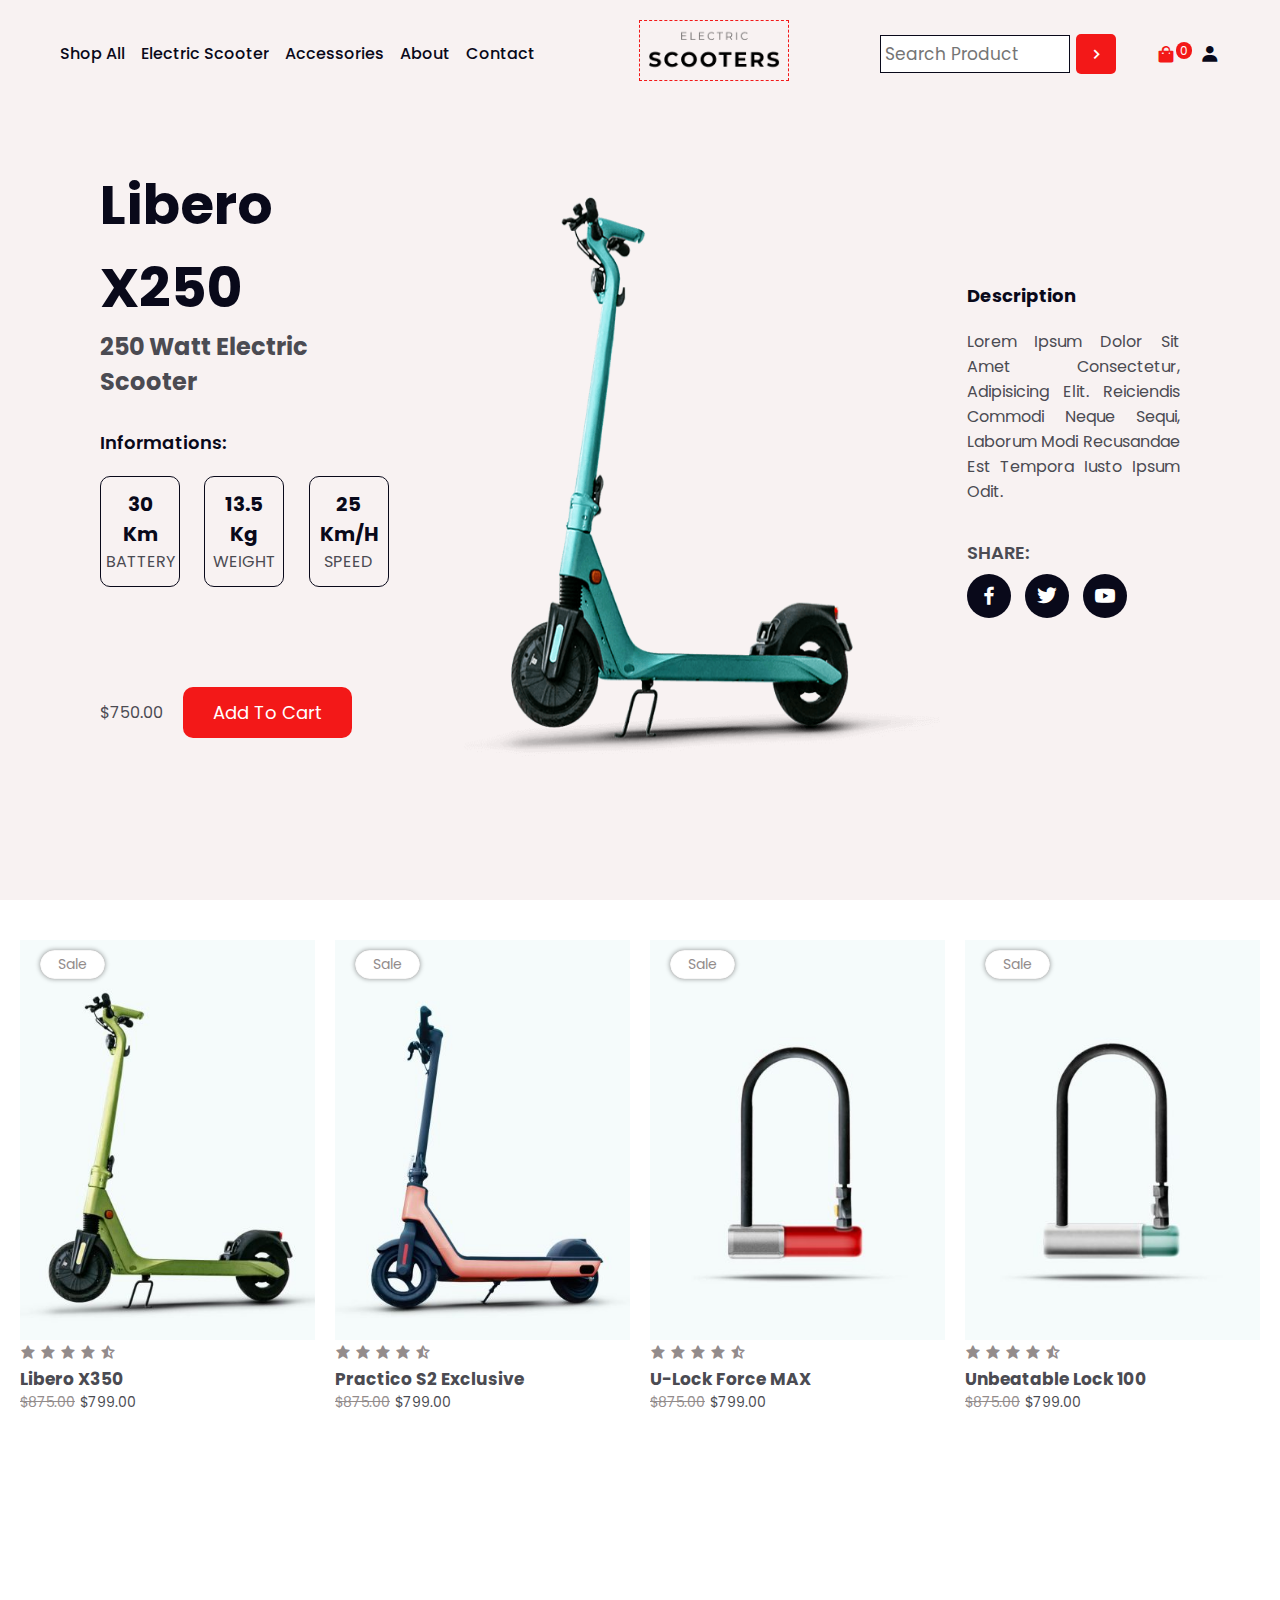
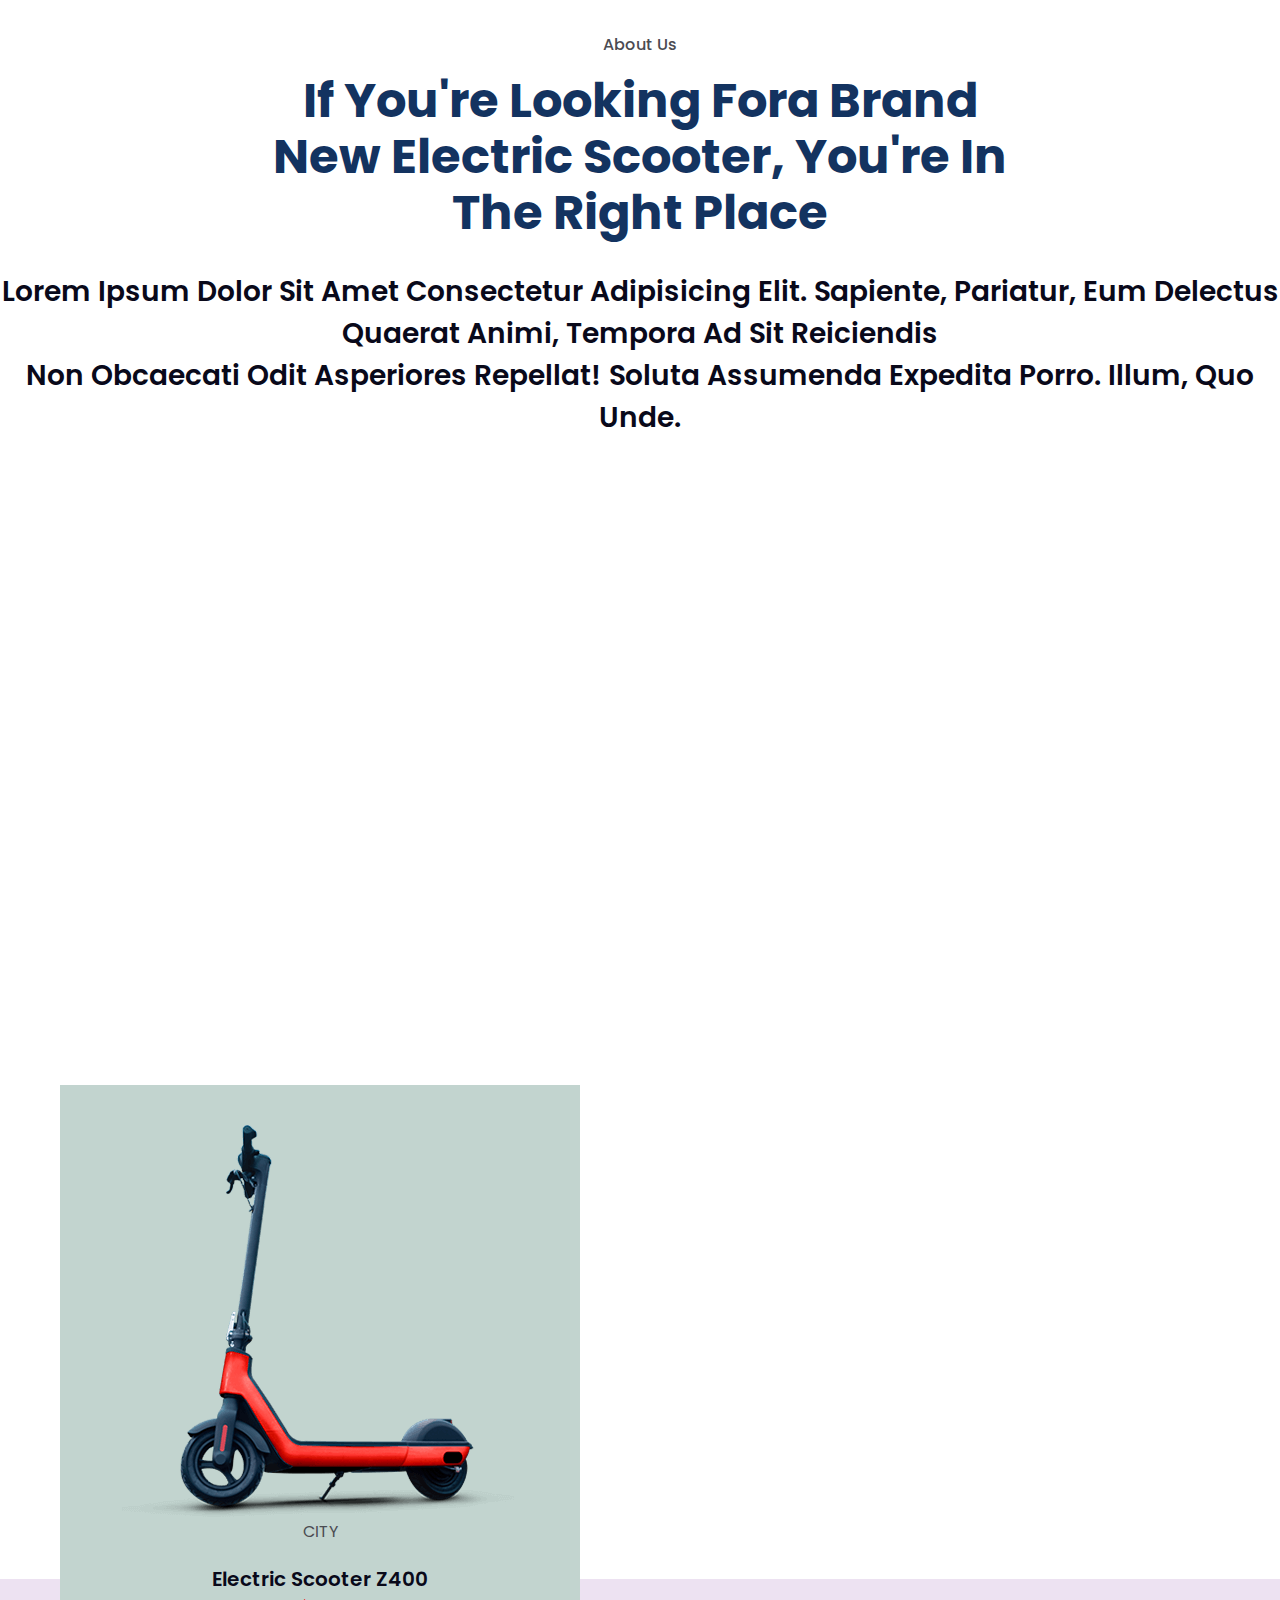
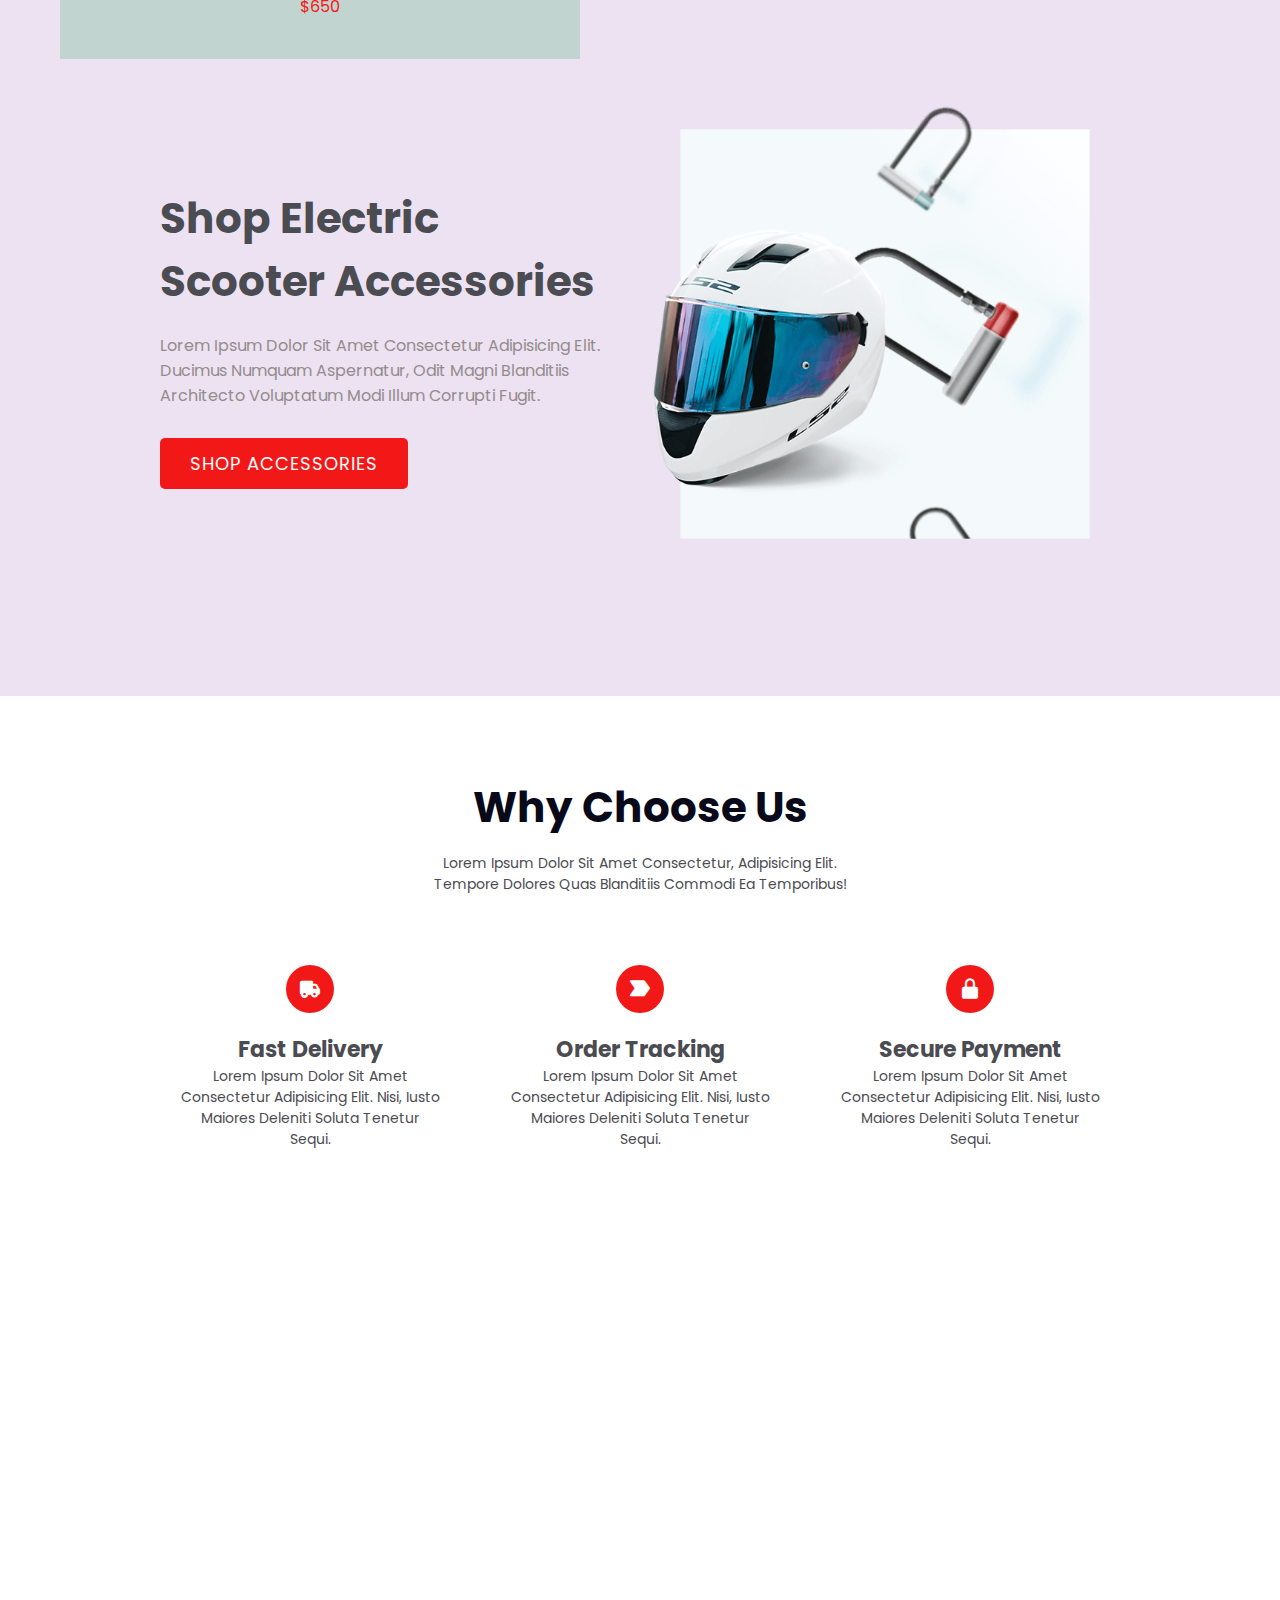
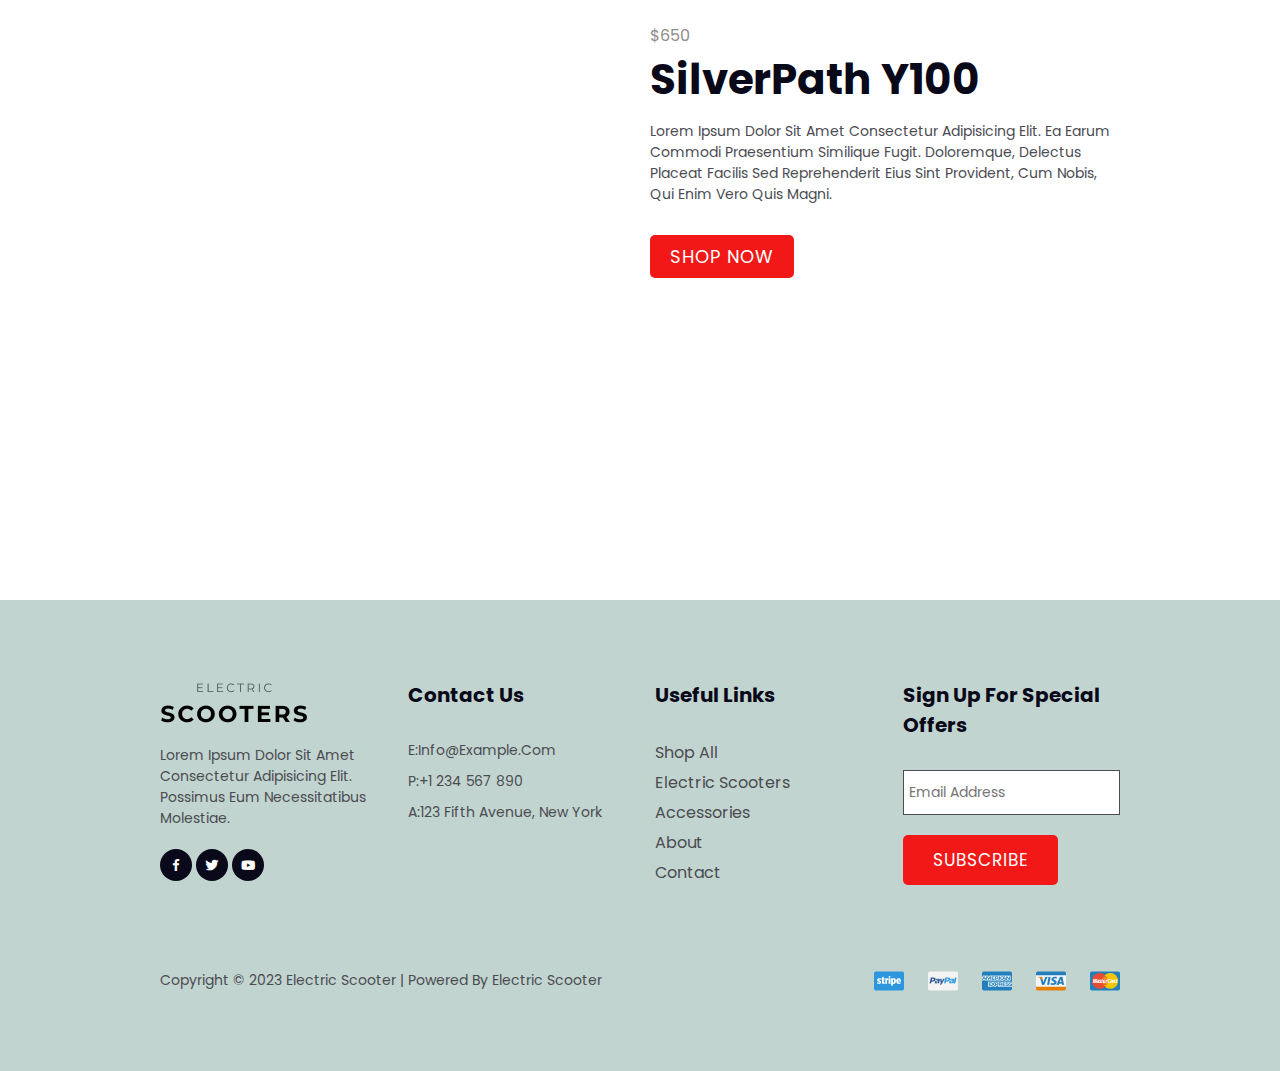
<file: index.html>
<!DOCTYPE html>
<html lang="en">
<head>
    <meta charset="UTF-8">
    <meta name="viewport" content="width=device-width, initial-scale=1.0">

    <!---- title --------->
    <title>Ecommerce Website | Electric Scooter - HTML CSS & JS</title>

    <!---- cutomer css file --------->
    <link rel="stylesheet" href="style.css">

    <!---- boxicon cdn link --------->
    <link rel="stylesheet" href="https://unpkg.com/boxicons@latest/css/boxicons.min.css">

</head>
<body>

    <header class="top-header">
        <div class="header-one">
            <div class="navBar">
                <a href="shop.html">shop all</a>
                <a href="electric.html">electric scooter</a>
                <a href="accessories.html">accessories</a>
                <a href="about.html">about</a>
                <a href="contact.html">contact</a>
                <i class="bx bx-x" id="closeBtn"></i>
            </div>
            <i class="bx bx-menu" id="menuBar"></i>
            <div class="logo">
                <img src="images/logo/logo-regular.png" alt="">
            </div>
            <div class="others">
                <div class="inputBox">
                    <input type="search" placeholder="Search Product">
                    <i class='bx bx-chevron-right'></i>
                </div>
                <div class="user-links">
                    <i class='bx bxs-shopping-bag' ><sup>0</sup></i>
                    <i class='bx bxs-user' ></i>
                </div>
            </div>
        </div>
    </header>

    <!---- home section start -->
    <div class="home">
        <div class="main-home">
            <div class="col-1">
                <h1>libero X250</h1>
                <h4>250 watt electric scooter</h4>

                <p>informations:</p>
                <div class="vectors">
                    <div class="vect-1">
                        <h5>30 <br>km</h5>
                        <span>battery</span>
                    </div>
                    <div class="vect-1">
                        <h5>13.5 <br>kg</h5>
                        <span>weight</span>
                    </div>
                    <div class="vect-1">
                        <h5>25 <br>km/h</h5>
                        <span>speed</span>
                    </div>
                </div>
                <div class="price">
                    <span>$750.00</span>
                    <button class="cart">add to cart</button>
                </div>
            </div>

            <div class="col-2">
                <div class="image">
                    <img src="images/home-scooter-01.png" alt="">
                </div>
            </div>

            <div class="col-3">
                <h4>description</h4>
                <p>Lorem ipsum dolor sit amet consectetur, adipisicing elit. Reiciendis commodi neque sequi, laborum modi recusandae est tempora iusto ipsum odit.</p>

                <span>share:</span>
                <div class="social_link">
                    <i class="bx bxl-facebook"></i>
                    <i class="bx bxl-twitter"></i>
                    <i class="bx bxl-youtube"></i>
                </div>
            </div>
        </div>
    </div>

    <!--- product section start -->
    <section class="product">
        <div class="main-product">
            <div class="product-col">
                <div class="image">
                    <img src="images/product/product-03-a-400x525.jpg" alt="">
                    <div class="sale">
                        <span>sale</span>
                        <div class="add_cart">
                            <i class="bx bxs-shopping-bag"></i>
                            <i class='bx bxs-happy-heart-eyes'></i>
                        </div>
                    </div>
                </div>
                <div class="price">
                    <div class="stars">
                        <i class='bx bxs-star' ></i>
                        <i class='bx bxs-star' ></i>
                        <i class='bx bxs-star' ></i>
                        <i class='bx bxs-star' ></i>
                        <i class='bx bxs-star-half' ></i>
                    </div>
                    <h3>Libero X350</h3>
                    <p><span>$875.00</span>$799.00</p>
                </div>
            </div>
            <div class="product-col">
                <div class="image">
                    <img src="images/product/product-04-a-400x525.jpg" alt="">
                    <div class="sale">
                        <span>sale</span>
                        <div class="add_cart">
                            <i class="bx bxs-shopping-bag"></i>
                            <i class='bx bxs-happy-heart-eyes'></i>
                        </div>
                    </div>
                </div>
                <div class="price">
                    <div class="stars">
                        <i class='bx bxs-star' ></i>
                        <i class='bx bxs-star' ></i>
                        <i class='bx bxs-star' ></i>
                        <i class='bx bxs-star' ></i>
                        <i class='bx bxs-star-half' ></i>
                    </div>
                    <h3>Practico S2 Exclusive</h3>
                    <p><span>$875.00</span>$799.00</p>
                </div>
            </div>
            <div class="product-col">
                <div class="image">
                    <img src="images/product/product-15-a-400x525.jpg" alt="">
                    <div class="sale">
                        <span>sale</span>
                        <div class="add_cart">
                            <i class="bx bxs-shopping-bag"></i>
                            <i class='bx bxs-happy-heart-eyes'></i>
                        </div>
                    </div>
                </div>
                <div class="price">
                    <div class="stars">
                        <i class='bx bxs-star' ></i>
                        <i class='bx bxs-star' ></i>
                        <i class='bx bxs-star' ></i>
                        <i class='bx bxs-star' ></i>
                        <i class='bx bxs-star-half' ></i>
                    </div>
                    <h3>U-Lock Force MAX</h3>
                    <p><span>$875.00</span>$799.00</p>
                </div>
            </div>
            <div class="product-col">
                <div class="image">
                    <img src="images/product/product-16-a-400x525.jpg" alt="">
                    <div class="sale">
                        <span>sale</span>
                        <div class="add_cart">
                            <i class="bx bxs-shopping-bag"></i>
                            <i class='bx bxs-happy-heart-eyes'></i>
                        </div>
                    </div>
                </div>
                <div class="price">
                    <div class="stars">
                        <i class='bx bxs-star' ></i>
                        <i class='bx bxs-star' ></i>
                        <i class='bx bxs-star' ></i>
                        <i class='bx bxs-star' ></i>
                        <i class='bx bxs-star-half' ></i>
                    </div>
                    <h3>Unbeatable Lock 100</h3>
                    <p><span>$875.00</span>$799.00</p>
                </div>
            </div>
        </div>
    </section>

    <!--- about section start -->
    <section class="about">
        <div class="about-header">
            <h4>about us</h4>
            <h2>if you're looking fora brand <br>
            new electric scooter, you're in <br> the right place</h2>
            <p>Lorem ipsum dolor sit amet consectetur adipisicing elit. Sapiente, pariatur, eum delectus quaerat animi, tempora ad sit reiciendis <br> non obcaecati odit asperiores repellat! Soluta assumenda expedita porro. Illum, quo unde.</p>
        </div>
        <div class="main-about">
            <div class="container">  
                <img src="images/about us/scooter-02.png" alt="">
                
                <span>CITY</span>
                <h4>Electric Scooter Z400</h4>
                <p>$650</p>
            </div>
        </div>
    </section>

    <!---- shop section start -->
    <section class="shop">
        <div class="main-shop">
            <div class="shop-col">
                <h2>shop electric <br> scooter accessories</h2>
                <p>Lorem ipsum dolor sit amet consectetur adipisicing elit. Ducimus numquam aspernatur, odit magni blanditiis architecto voluptatum modi illum corrupti fugit.</p>
                <button class="shop-btn">shop accessories</button>
            </div>
            <div class="shop-col">
                <img src="images/accessories/accessories-01.png" alt="">
            </div>
        </div>
    </section>

    <!--- choose section start -->
    <section class="choose-us">
        <div class="choose-header">
            <h2>why choose us</h2>
            <p>Lorem ipsum dolor sit amet consectetur, adipisicing elit. <br> Tempore dolores quas blanditiis commodi ea temporibus!</p>
        </div>
        <div class="main-choose">
            <div class="choose-col">
                <i class='bx bxs-truck'></i>
                <h4>fast delivery</h4>
                <p>Lorem ipsum dolor sit amet consectetur adipisicing elit. Nisi, iusto maiores deleniti soluta tenetur sequi.</p>
            </div>
            <div class="choose-col">
                <i class='bx bxs-label'></i>
                <h4>order tracking</h4>
                <p>Lorem ipsum dolor sit amet consectetur adipisicing elit. Nisi, iusto maiores deleniti soluta tenetur sequi.</p>
            </div>
            <div class="choose-col">
                <i class='bx bxs-lock-alt' ></i>
                <h4>secure payment</h4>
                <p>Lorem ipsum dolor sit amet consectetur adipisicing elit. Nisi, iusto maiores deleniti soluta tenetur sequi.</p>
            </div>
        </div>
    </section>

    <!---- silver section start ---->
    <section class="silver">
        <div class="container">
            <span>$650</span>
            <h2>silverPath Y100</h2>
            <p>
                Lorem ipsum dolor sit amet consectetur adipisicing elit. Ea earum commodi praesentium similique fugit. Doloremque, delectus placeat facilis sed reprehenderit eius sint provident, cum nobis, qui enim vero quis magni.
            </p>
            <button class="silverBtn">shop now</button>
        </div>
    </section>

    <!---- footer section start ---->
    <section class="footer">
        <div class="main-footer">
            <div class="footer-col">
                <img src="images/logo/logo-regular.png" alt="">
                <p class="text">Lorem ipsum dolor sit amet consectetur adipisicing elit. Possimus eum necessitatibus molestiae.</p>
                <div class="socialLinks">
                    <i class='bx bxl-facebook'></i>
                    <i class='bx bxl-twitter' ></i>
                    <i class='bx bxl-youtube' ></i>
                </div>
            </div>
            <div class="footer-col">
               <h4>contact us</h4>
               <div class="details">
                    <p>E:info@example.com</p>
                    <P>P:+1 234 567 890</P>
                    <p>A:123 fifth avenue, new york</p>
               </div>
            </div>
            <div class="footer-col">
                <h4>useful links</h4>
                <div class="details">
                    <a href="#">shop all</a>
                    <a href="#">electric scooters</a>
                    <a href="#">accessories</a>
                    <a href="#">about</a>
                    <a href="#">contact</a>
                </div>
            </div>
            <div class="footer-col">
                <h4>sign up for special offers</h4>
                <div class="details">
                    <input type="text" placeholder="email address">
                    <button class="btn">subscribe</button>
                </div>
            </div>
        </div>
        <div class="footer-bottom">
            <span>Copyright © 2023 Electric Scooter | Powered by Electric Scooter</span>
            <img src="images/logo/payment-icons.png" alt="">
        </div>
    </section>


    <script src="script.js"></script>
    
</body>
</html>
</file>
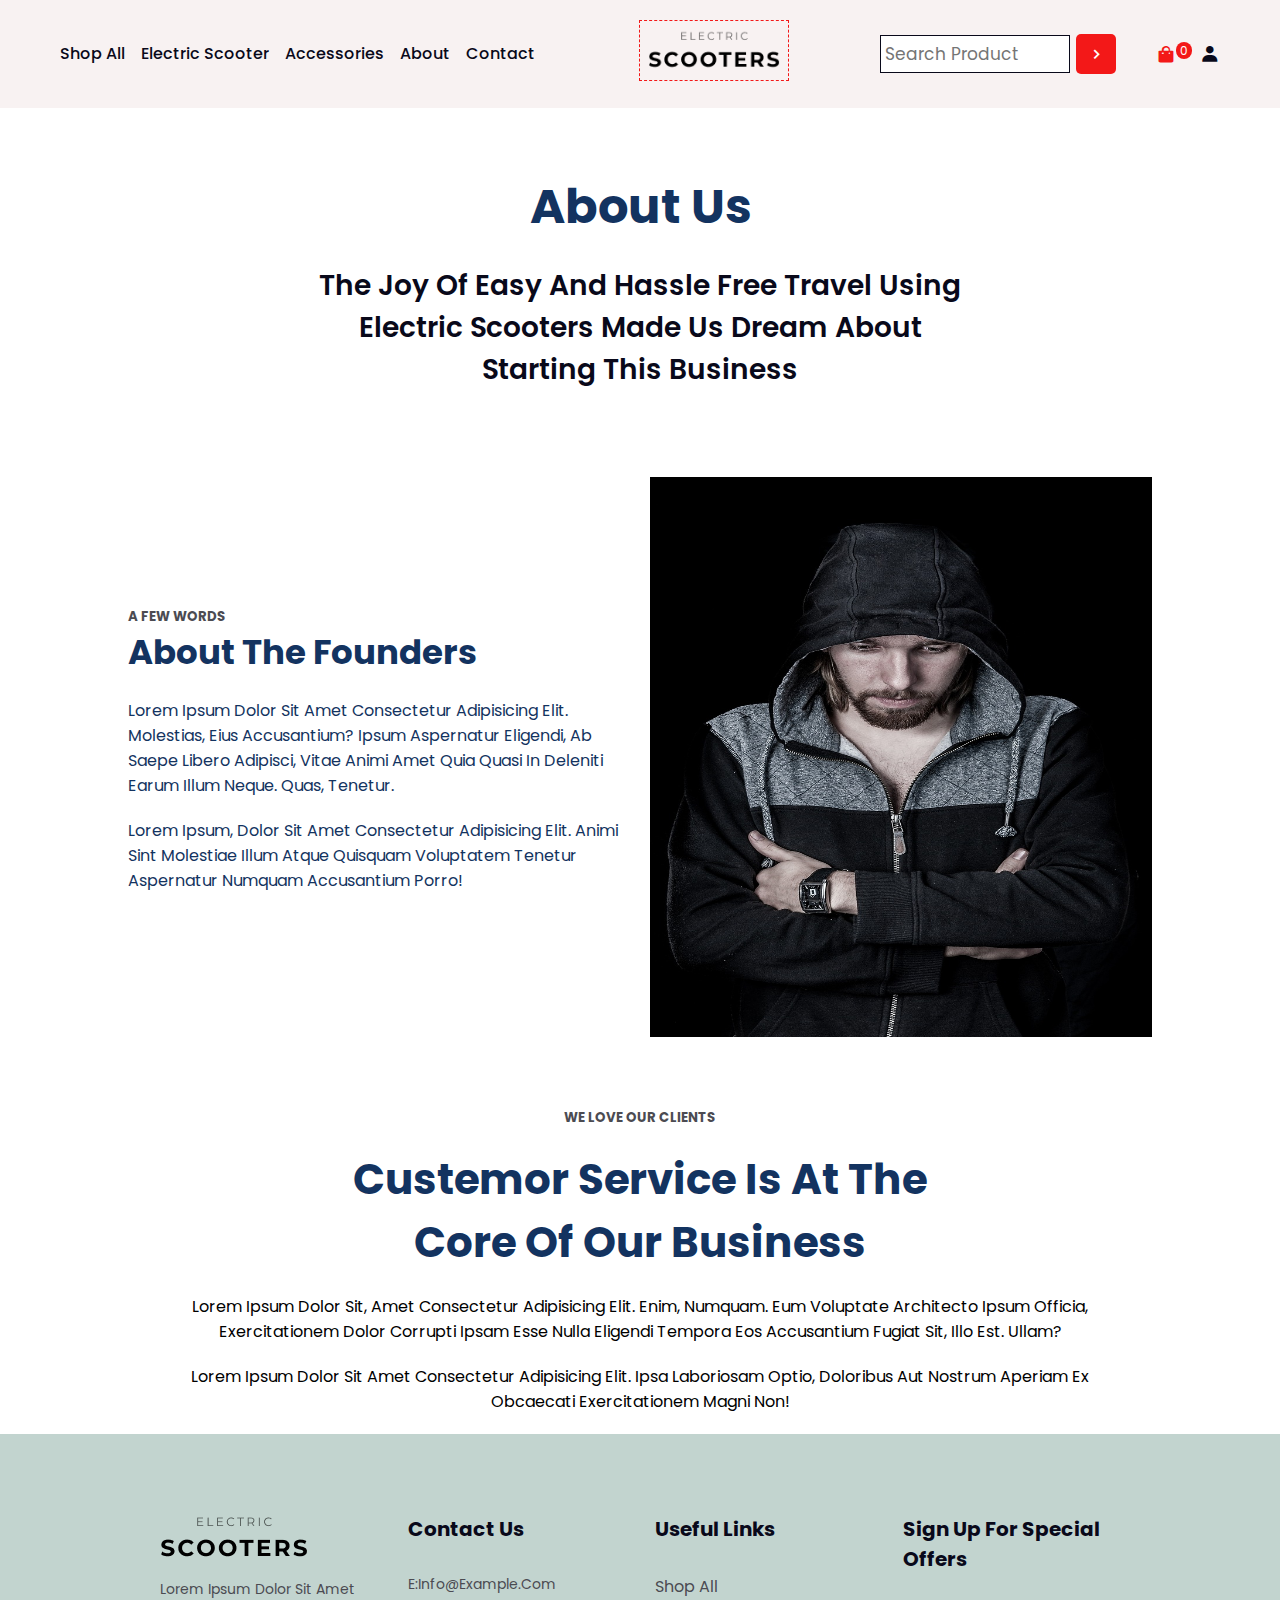
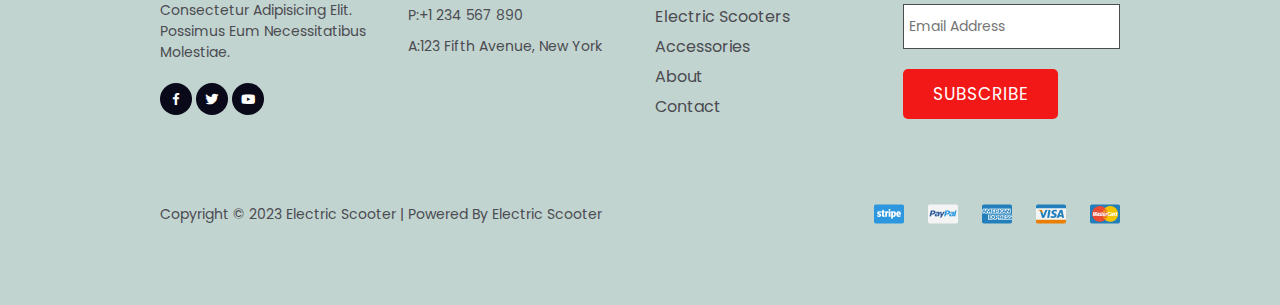
<file: about.html>
<!DOCTYPE html>
<html lang="en">
<head>
    <meta charset="UTF-8">
    <meta name="viewport" content="width=device-width, initial-scale=1.0">

    <!---- title --------->
    <title>About Us</title>

    <!---- cutomer css file --------->
    <link rel="stylesheet" href="style.css">

    <!---- boxicon cdn link --------->
    <link rel="stylesheet" href="https://unpkg.com/boxicons@latest/css/boxicons.min.css">

</head>
<body>

    <header class="top-header">
        <div class="header-one">
            <div class="navBar">
                <a href="shop.html">shop all</a>
                <a href="electric.html">electric scooter</a>
                <a href="accessories.html">accessories</a>
                <a href="about.html">about</a>
                <a href="">contact</a>
                <i class="bx bx-x" id="closeBtn"></i>
            </div>
            <i class="bx bx-menu" id="menuBar"></i>
            <div class="logo">
                <a href="index.html">
                    <img src="images/logo/logo-regular.png" alt="">
                </a>   
            </div>
            <div class="others">
                <div class="inputBox">
                    <input type="search" placeholder="Search Product">
                    <i class='bx bx-chevron-right'></i>
                </div>
                <div class="user-links">
                    <i class='bx bxs-shopping-bag' ><sup>0</sup></i>
                    <i class='bx bxs-user' ></i>
                </div>
            </div>
        </div>
    </header>

    <!---- about section start -->
    <section class="about">
        <div class="about-header">
            <h2>About Us</h2>
            <p>The joy of easy and hassle free travel using <br> electric scooters made us dream about <br> starting this business</p>
        </div>
        <div class="row">
            <div class="col-1">
                <h5>a few words</h5>
                <h3>About the founders</h3>
                <p>Lorem ipsum dolor sit amet consectetur adipisicing elit. Molestias, eius accusantium? Ipsum aspernatur eligendi, ab saepe libero adipisci, vitae animi amet quia quasi in deleniti earum illum neque. Quas, tenetur.</p>
                <p>Lorem ipsum, dolor sit amet consectetur adipisicing elit. Animi sint molestiae illum atque quisquam voluptatem tenetur aspernatur numquam accusantium porro!</p>
            </div>
            <div class="col-1">
                <img src="images/about us page/man.jpg" alt="">
            </div>
        </div>

        <div class="client-header">
            <h5>we love our clients</h5>
            <h2>Custemor service is at the <br> core of our business</h2>

            <p>Lorem ipsum dolor sit, amet consectetur adipisicing elit. Enim, numquam. Eum voluptate architecto ipsum officia, exercitationem dolor corrupti ipsam esse nulla eligendi tempora eos accusantium fugiat sit, illo est. Ullam?</p>

            <p>Lorem ipsum dolor sit amet consectetur adipisicing elit. Ipsa laboriosam optio, doloribus aut nostrum aperiam ex obcaecati exercitationem magni non!</p>
        </div>
    </section>
    
    

    

    <!---- footer section start ---->
    <section class="footer">
        <div class="main-footer">
            <div class="footer-col">
                <img src="images/logo/logo-regular.png" alt="">
                <p class="text">Lorem ipsum dolor sit amet consectetur adipisicing elit. Possimus eum necessitatibus molestiae.</p>
                <div class="socialLinks">
                    <i class='bx bxl-facebook'></i>
                    <i class='bx bxl-twitter' ></i>
                    <i class='bx bxl-youtube' ></i>
                </div>
            </div>
            <div class="footer-col">
               <h4>contact us</h4>
               <div class="details">
                    <p>E:info@example.com</p>
                    <P>P:+1 234 567 890</P>
                    <p>A:123 fifth avenue, new york</p>
               </div>
            </div>
            <div class="footer-col">
                <h4>useful links</h4>
                <div class="details">
                    <a href="#">shop all</a>
                    <a href="#">electric scooters</a>
                    <a href="#">accessories</a>
                    <a href="#">about</a>
                    <a href="#">contact</a>
                </div>
            </div>
            <div class="footer-col">
                <h4>sign up for special offers</h4>
                <div class="details">
                    <input type="text" placeholder="email address">
                    <button class="btn">subscribe</button>
                </div>
            </div>
        </div>
        <div class="footer-bottom">
            <span>Copyright © 2023 Electric Scooter | Powered by Electric Scooter</span>
            <img src="images/logo/payment-icons.png" alt="">
        </div>
    </section>


    <script src="script.js"></script>
    
</body>
</html>
</file>
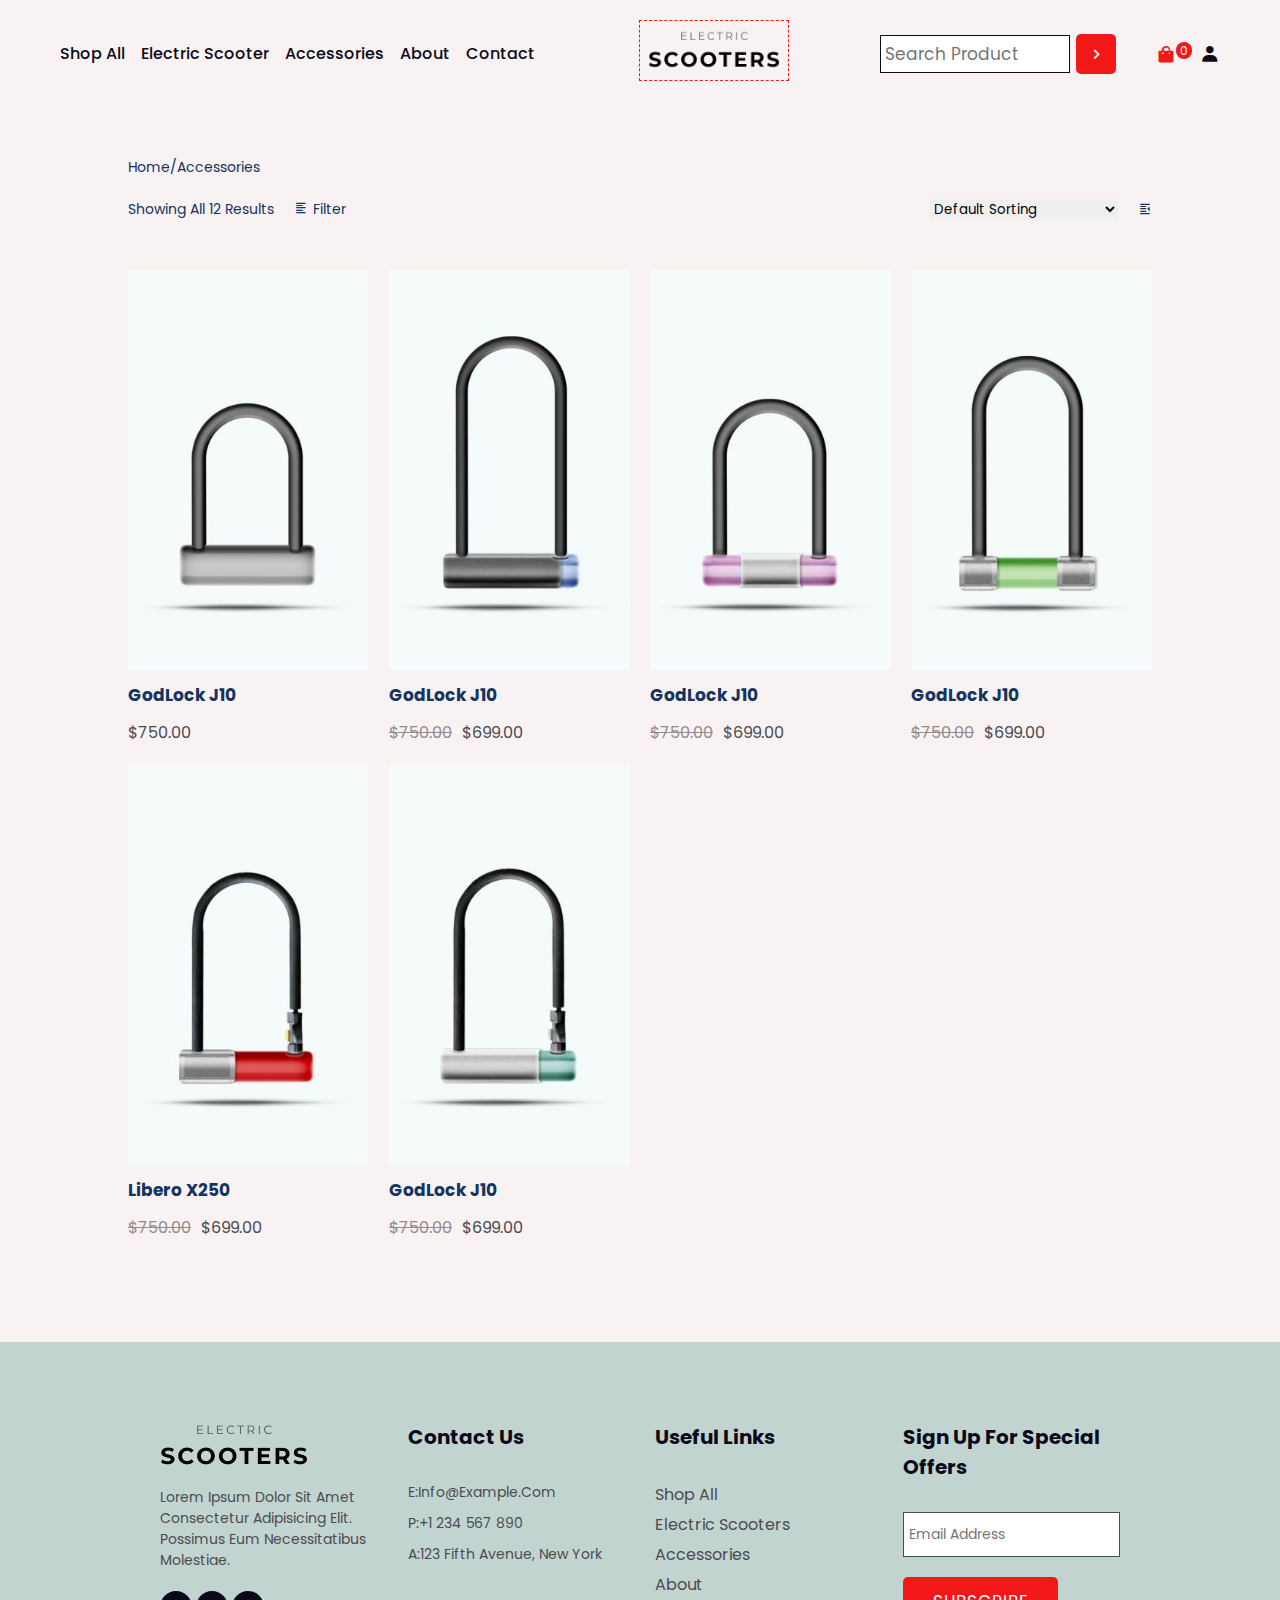
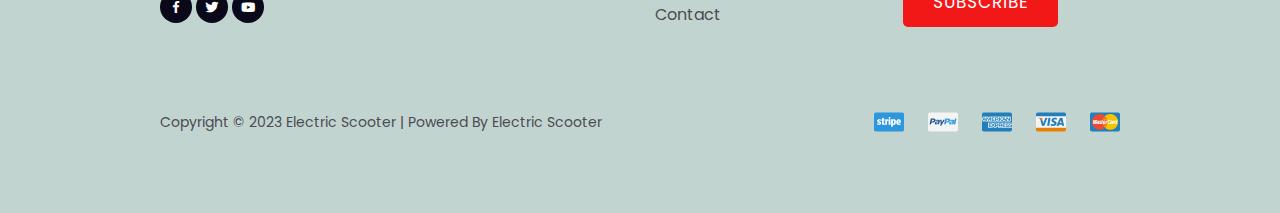
<file: accessories.html>
<!DOCTYPE html>
<html lang="en">
<head>
    <meta charset="UTF-8">
    <meta name="viewport" content="width=device-width, initial-scale=1.0">

    <!---- title --------->
    <title>Accessories</title>

    <!---- cutomer css file --------->
    <link rel="stylesheet" href="style.css">

    <!---- boxicon cdn link --------->
    <link rel="stylesheet" href="https://unpkg.com/boxicons@latest/css/boxicons.min.css">

</head>
<body>

    <header class="top-header">
        <div class="header-one">
            <div class="navBar">
                <a href="shop.html">shop all</a>
                <a href="electric.html">electric scooter</a>
                <a href="accessories.html">accessories</a>
                <a href="about.html">about</a>
                <a href="#">contact</a>
                <i class="bx bx-x" id="closeBtn"></i>
            </div>
            <i class="bx bx-menu" id="menuBar"></i>
            <div class="logo">
                <a href="index.html">
                    <img src="images/logo/logo-regular.png" alt="">
                </a>   
            </div>
            <div class="others">
                <div class="inputBox">
                    <input type="search" placeholder="Search Product">
                    <i class='bx bx-chevron-right'></i>
                </div>
                <div class="user-links">
                    <i class='bx bxs-shopping-bag' ><sup>0</sup></i>
                    <i class='bx bxs-user' ></i>
                </div>
            </div>
        </div>
    </header>

    <!---- Acccessories products section start -->
    <section id="price">
        <div class="pages">
            <span><a href="#">Home</a>/Accessories</span>
        </div>
        <div class="filter">
            <div class="col-1">
                <p>Showing all 12 results</p>
                <span><i class='bx bx-align-left' ></i>Filter</span>
            </div>
            <div class="col-1">
                <select name="" id="">
                    <option value="">Default sorting</option>
                    <option value="">Sort by popularity</option>
                    <option value="">Sort by average rating</option>
                    <option value="">Sort by latest</option>
                    <option value="">Sort by price:low to high</option>
                    <option value="">Sort by price:high to low</option>
                </select>
                <i class='bx bx-left-indent'></i>
            </div>
        </div>

        <!--- product resulting -->
        <div class="result">
            <div class="result-col">
                <div class="image">
                    <img src="images/accessories/product-1.jpg" alt="">
                    <div class="card">
                        <i class="bx bxs-shopping-bag"></i>
                        <i class="bx bxs-happy-heart-eyes"></i>
                    </div>
                </div>
                <h5>GodLock J10</h5>
                <p>$750.00</p>
            </div>
            <div class="result-col">
                <div class="image">
                    <img src="images/accessories/product-2.jpg" alt="">
                    <div class="card">
                        <i class="bx bxs-shopping-bag"></i>
                        <i class="bx bxs-happy-heart-eyes"></i>
                    </div>
                </div>
                <h5>GodLock J10</h5>
                <p><span>$750.00</span>$699.00</p>
            </div>
            <div class="result-col">
                <div class="image">
                    <img src="images/accessories/product-3.jpg" alt="">
                    <div class="card">
                        <i class="bx bxs-shopping-bag"></i>
                        <i class="bx bxs-happy-heart-eyes"></i>
                    </div>
                </div>
                <h5>GodLock J10</h5>
                <p><span>$750.00</span>$699.00</p>
            </div>
            <div class="result-col">
                <div class="image">
                    <img src="images/accessories/product-4.jpg" alt="">
                    <div class="card">
                        <i class="bx bxs-shopping-bag"></i>
                        <i class="bx bxs-happy-heart-eyes"></i>
                    </div>
                </div>
                <h5>GodLock J10</h5>
                 <p><span>$750.00</span>$699.00</p>
            </div>
            <div class="result-col">
                <div class="image">
                    <img src="images/accessories/product-5.jpg" alt="">
                    <div class="card">
                        <i class="bx bxs-shopping-bag"></i>
                        <i class="bx bxs-happy-heart-eyes"></i>
                    </div>
                </div>
                <h5>Libero X250</h5>
                 <p><span>$750.00</span>$699.00</p>
            </div>
            <div class="result-col">
                <div class="image">
                    <img src="images/accessories/product-6.jpg" alt="">
                    <div class="card">
                        <i class="bx bxs-shopping-bag"></i>
                        <i class="bx bxs-happy-heart-eyes"></i>
                    </div>
                </div>
                <h5>GodLock J10</h5>
                 <p><span>$750.00</span>$699.00</p>
            </div>
            
        </div>


    </section>
    

    

    <!---- footer section start ---->
    <section class="footer">
        <div class="main-footer">
            <div class="footer-col">
                <img src="images/logo/logo-regular.png" alt="">
                <p class="text">Lorem ipsum dolor sit amet consectetur adipisicing elit. Possimus eum necessitatibus molestiae.</p>
                <div class="socialLinks">
                    <i class='bx bxl-facebook'></i>
                    <i class='bx bxl-twitter' ></i>
                    <i class='bx bxl-youtube' ></i>
                </div>
            </div>
            <div class="footer-col">
               <h4>contact us</h4>
               <div class="details">
                    <p>E:info@example.com</p>
                    <P>P:+1 234 567 890</P>
                    <p>A:123 fifth avenue, new york</p>
               </div>
            </div>
            <div class="footer-col">
                <h4>useful links</h4>
                <div class="details">
                    <a href="#">shop all</a>
                    <a href="#">electric scooters</a>
                    <a href="#">accessories</a>
                    <a href="#">about</a>
                    <a href="#">contact</a>
                </div>
            </div>
            <div class="footer-col">
                <h4>sign up for special offers</h4>
                <div class="details">
                    <input type="text" placeholder="email address">
                    <button class="btn">subscribe</button>
                </div>
            </div>
        </div>
        <div class="footer-bottom">
            <span>Copyright © 2023 Electric Scooter | Powered by Electric Scooter</span>
            <img src="images/logo/payment-icons.png" alt="">
        </div>
    </section>


    <script src="script.js"></script>
    
</body>
</html>
</file>
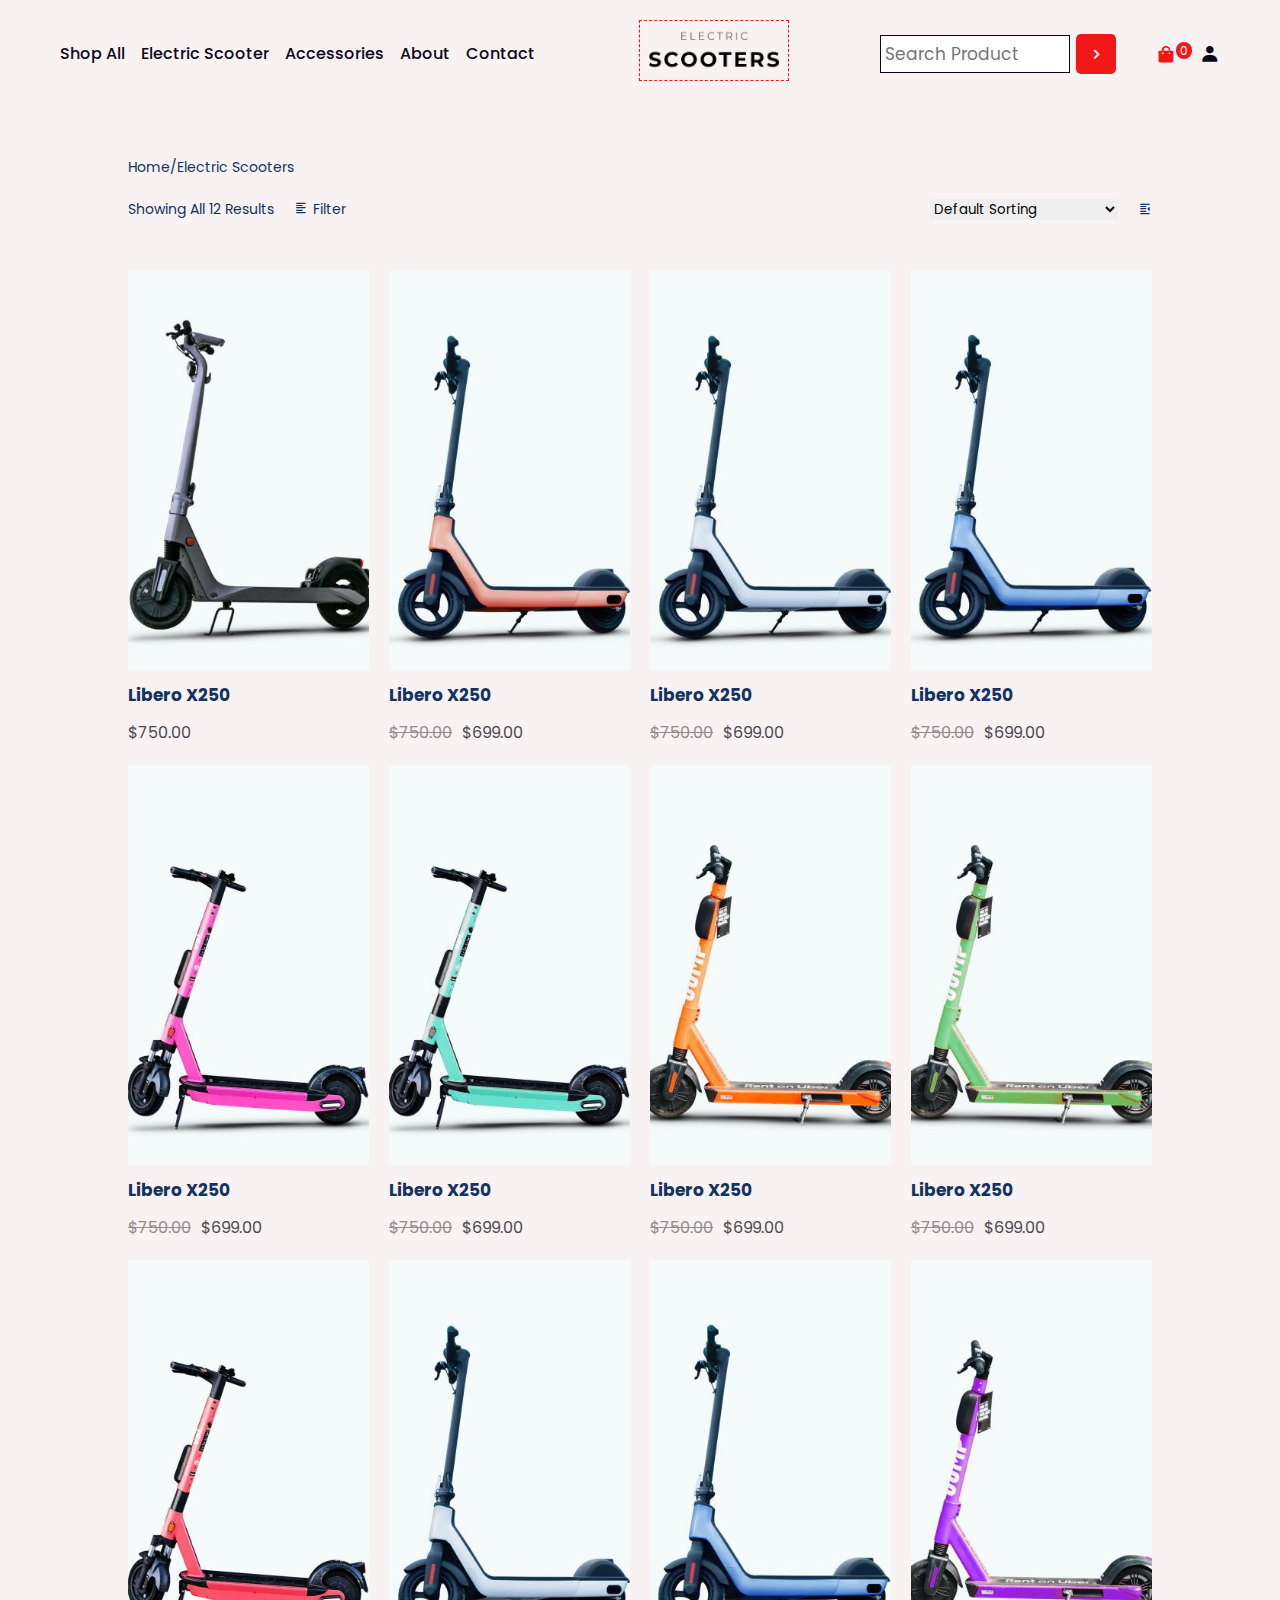
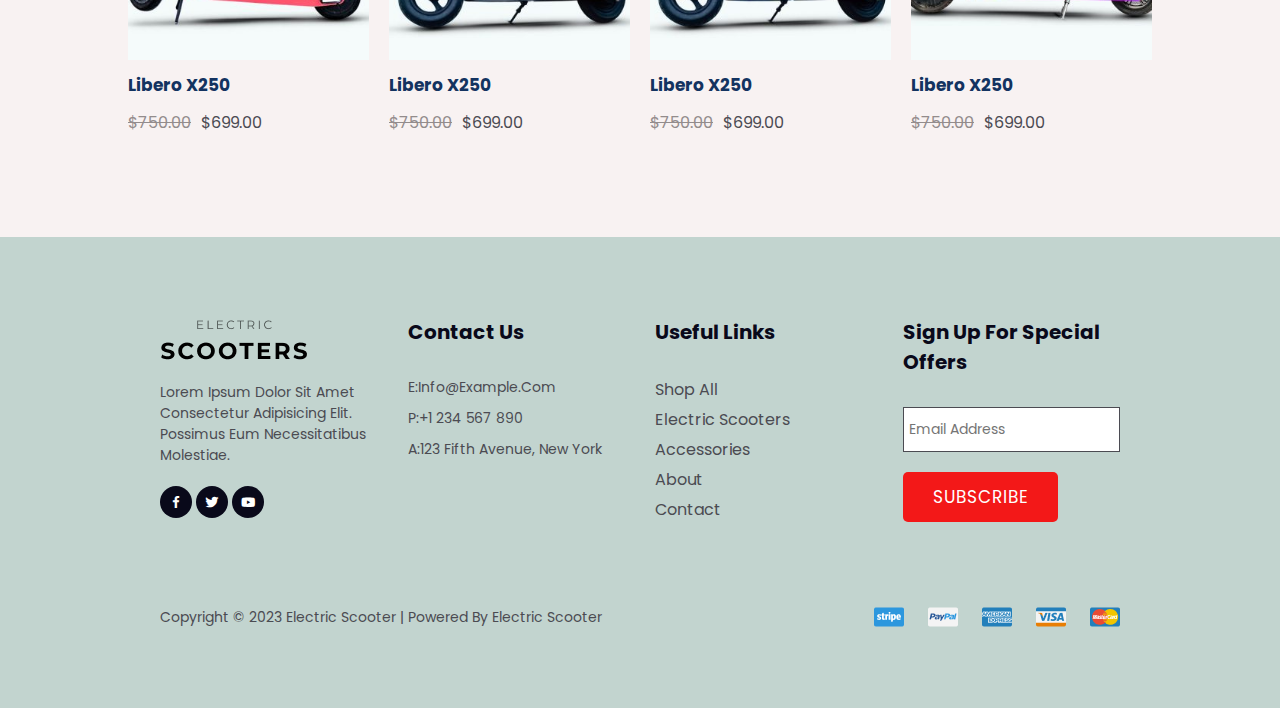
<file: electric.html>
<!DOCTYPE html>
<html lang="en">
<head>
    <meta charset="UTF-8">
    <meta name="viewport" content="width=device-width, initial-scale=1.0">

    <!---- title --------->
    <title>Ecommerce Scooter </title>

    <!---- cutomer css file --------->
    <link rel="stylesheet" href="style.css">

    <!---- boxicon cdn link --------->
    <link rel="stylesheet" href="https://unpkg.com/boxicons@latest/css/boxicons.min.css">

</head>
<body>

    <header class="top-header">
        <div class="header-one">
            <div class="navBar">
                <a href="shop.html">shop all</a>
                <a href="electric.html">electric scooter</a>
                <a href="accessories.html">accessories</a>
                <a href="about.html">about</a>
                <a href="#">contact</a>
                <i class="bx bx-x" id="closeBtn"></i>
            </div>
            <i class="bx bx-menu" id="menuBar"></i>
            <div class="logo">
                <a href="index.html">
                    <img src="images/logo/logo-regular.png" alt="">
                </a>   
            </div>
            <div class="others">
                <div class="inputBox">
                    <input type="search" placeholder="Search Product">
                    <i class='bx bx-chevron-right'></i>
                </div>
                <div class="user-links">
                    <i class='bx bxs-shopping-bag' ><sup>0</sup></i>
                    <i class='bx bxs-user' ></i>
                </div>
            </div>
        </div>
    </header>

    <!---- pricing products section start -->
    <section id="price">
        <div class="pages">
            <span><a href="#">Home</a>/Electric Scooters</span>
        </div>
        <div class="filter">
            <div class="col-1">
                <p>Showing all 12 results</p>
                <span><i class='bx bx-align-left' ></i>Filter</span>
            </div>
            <div class="col-1">
                <select name="" id="">
                    <option value="">Default sorting</option>
                    <option value="">Sort by popularity</option>
                    <option value="">Sort by average rating</option>
                    <option value="">Sort by latest</option>
                    <option value="">Sort by price:low to high</option>
                    <option value="">Sort by price:high to low</option>
                </select>
                <i class='bx bx-left-indent'></i>
            </div>
        </div>

        <!--- product resulting -->
        <div class="result">
            <div class="result-col">
                <div class="image">
                    <img src="images/electric scooter/product-01.jpg" alt="">
                    <div class="card">
                        <i class="bx bxs-shopping-bag"></i>
                        <i class="bx bxs-happy-heart-eyes"></i>
                    </div>
                </div>
                <h5>Libero X250</h5>
                <p>$750.00</p>
            </div>
            <div class="result-col">
                <div class="image">
                    <img src="images/electric scooter/product-02.jpg" alt="">
                    <div class="card">
                        <i class="bx bxs-shopping-bag"></i>
                        <i class="bx bxs-happy-heart-eyes"></i>
                    </div>
                </div>
                <h5>Libero X250</h5>
                <p><span>$750.00</span>$699.00</p>
            </div>
            <div class="result-col">
                <div class="image">
                    <img src="images/electric scooter/product-03.jpg" alt="">
                    <div class="card">
                        <i class="bx bxs-shopping-bag"></i>
                        <i class="bx bxs-happy-heart-eyes"></i>
                    </div>
                </div>
                <h5>Libero X250</h5>
                <p><span>$750.00</span>$699.00</p>
            </div>
            <div class="result-col">
                <div class="image">
                    <img src="images/electric scooter/product-04.jpg" alt="">
                    <div class="card">
                        <i class="bx bxs-shopping-bag"></i>
                        <i class="bx bxs-happy-heart-eyes"></i>
                    </div>
                </div>
                <h5>Libero X250</h5>
                 <p><span>$750.00</span>$699.00</p>
            </div>
            <div class="result-col">
                <div class="image">
                    <img src="images/electric scooter/product-05.jpg" alt="">
                    <div class="card">
                        <i class="bx bxs-shopping-bag"></i>
                        <i class="bx bxs-happy-heart-eyes"></i>
                    </div>
                </div>
                <h5>Libero X250</h5>
                 <p><span>$750.00</span>$699.00</p>
            </div>
            <div class="result-col">
                <div class="image">
                    <img src="images/electric scooter/product-06.jpg" alt="">
                    <div class="card">
                        <i class="bx bxs-shopping-bag"></i>
                        <i class="bx bxs-happy-heart-eyes"></i>
                    </div>
                </div>
                <h5>Libero X250</h5>
                 <p><span>$750.00</span>$699.00</p>
            </div>
            <div class="result-col">
                <div class="image">
                    <img src="images/electric scooter/product-07.jpg" alt="">
                    <div class="card">
                        <i class="bx bxs-shopping-bag"></i>
                        <i class="bx bxs-happy-heart-eyes"></i>
                    </div>
                </div>
                <h5>Libero X250</h5>
                 <p><span>$750.00</span>$699.00</p>
            </div>
            <div class="result-col">
                <div class="image">
                    <img src="images/electric scooter/product-08.jpg" alt="">
                    <div class="card">
                        <i class="bx bxs-shopping-bag"></i>
                        <i class="bx bxs-happy-heart-eyes"></i>
                    </div>
                </div>
                <h5>Libero X250</h5>
                 <p><span>$750.00</span>$699.00</p>
            </div>
            <div class="result-col">
                <div class="image">
                    <img src="images/electric scooter/product-09.jpg" alt="">
                    <div class="card">
                        <i class="bx bxs-shopping-bag"></i>
                        <i class="bx bxs-happy-heart-eyes"></i>
                    </div>
                </div>
                <h5>Libero X250</h5>
                 <p><span>$750.00</span>$699.00</p>
            </div>
            <div class="result-col">
                <div class="image">
                    <img src="images/electric scooter/product-10.jpg" alt="">
                    <div class="card">
                        <i class="bx bxs-shopping-bag"></i>
                        <i class="bx bxs-happy-heart-eyes"></i>
                    </div>
                </div>
                <h5>Libero X250</h5>
                 <p><span>$750.00</span>$699.00</p>
            </div>
            <div class="result-col">
                <div class="image">
                    <img src="images/electric scooter/product-11.jpg" alt="">
                    <div class="card">
                        <i class="bx bxs-shopping-bag"></i>
                        <i class="bx bxs-happy-heart-eyes"></i>
                    </div>
                </div>
                <h5>Libero X250</h5>
                 <p><span>$750.00</span>$699.00</p>
            </div>
            <div class="result-col">
                <div class="image">
                    <img src="images/electric scooter/product-12.jpg" alt="">
                    <div class="card">
                        <i class="bx bxs-shopping-bag"></i>
                        <i class="bx bxs-happy-heart-eyes"></i>
                    </div>
                </div>
                <h5>Libero X250</h5>
                 <p><span>$750.00</span>$699.00</p>
            </div>
        </div>


    </section>
    

    

    <!---- footer section start ---->
    <section class="footer">
        <div class="main-footer">
            <div class="footer-col">
                <img src="images/logo/logo-regular.png" alt="">
                <p class="text">Lorem ipsum dolor sit amet consectetur adipisicing elit. Possimus eum necessitatibus molestiae.</p>
                <div class="socialLinks">
                    <i class='bx bxl-facebook'></i>
                    <i class='bx bxl-twitter' ></i>
                    <i class='bx bxl-youtube' ></i>
                </div>
            </div>
            <div class="footer-col">
               <h4>contact us</h4>
               <div class="details">
                    <p>E:info@example.com</p>
                    <P>P:+1 234 567 890</P>
                    <p>A:123 fifth avenue, new york</p>
               </div>
            </div>
            <div class="footer-col">
                <h4>useful links</h4>
                <div class="details">
                    <a href="#">shop all</a>
                    <a href="#">electric scooters</a>
                    <a href="#">accessories</a>
                    <a href="#">about</a>
                    <a href="#">contact</a>
                </div>
            </div>
            <div class="footer-col">
                <h4>sign up for special offers</h4>
                <div class="details">
                    <input type="text" placeholder="email address">
                    <button class="btn">subscribe</button>
                </div>
            </div>
        </div>
        <div class="footer-bottom">
            <span>Copyright © 2023 Electric Scooter | Powered by Electric Scooter</span>
            <img src="images/logo/payment-icons.png" alt="">
        </div>
    </section>


    <script src="script.js"></script>
    
</body>
</html>
</file>
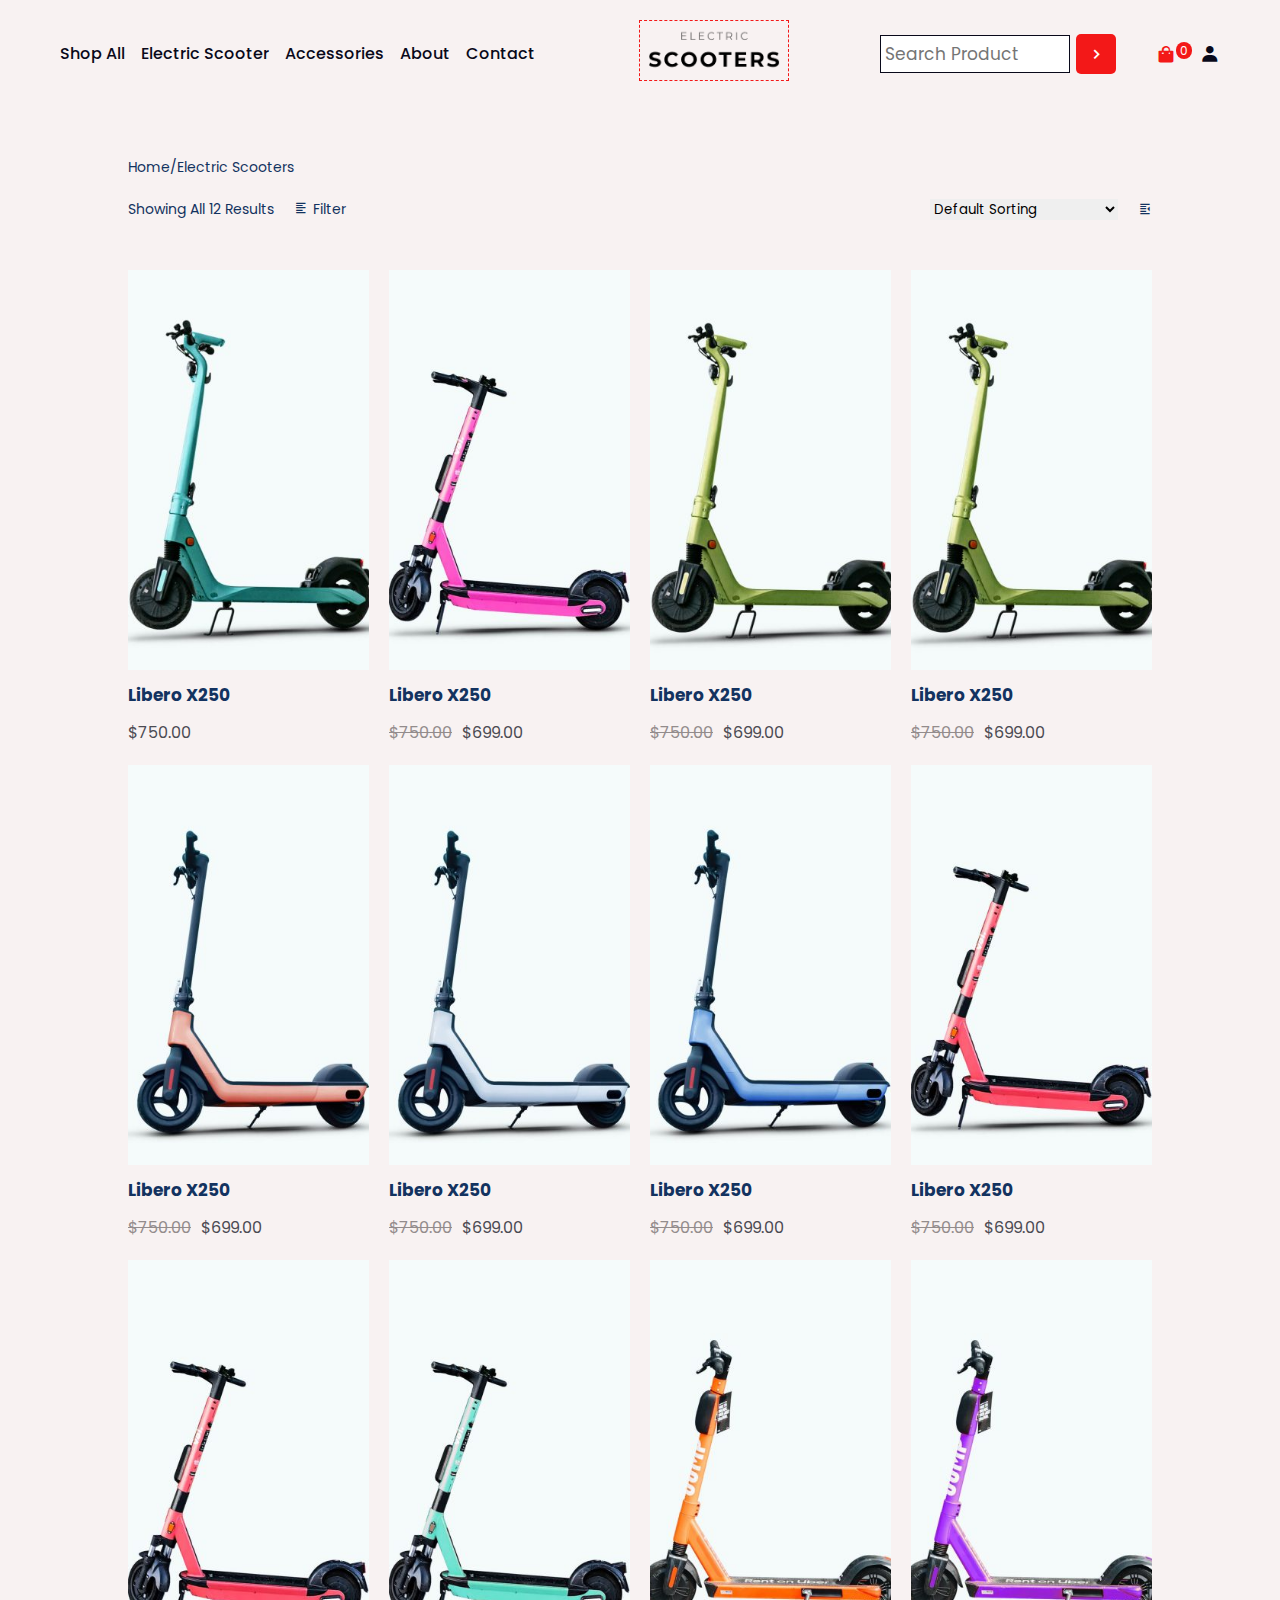
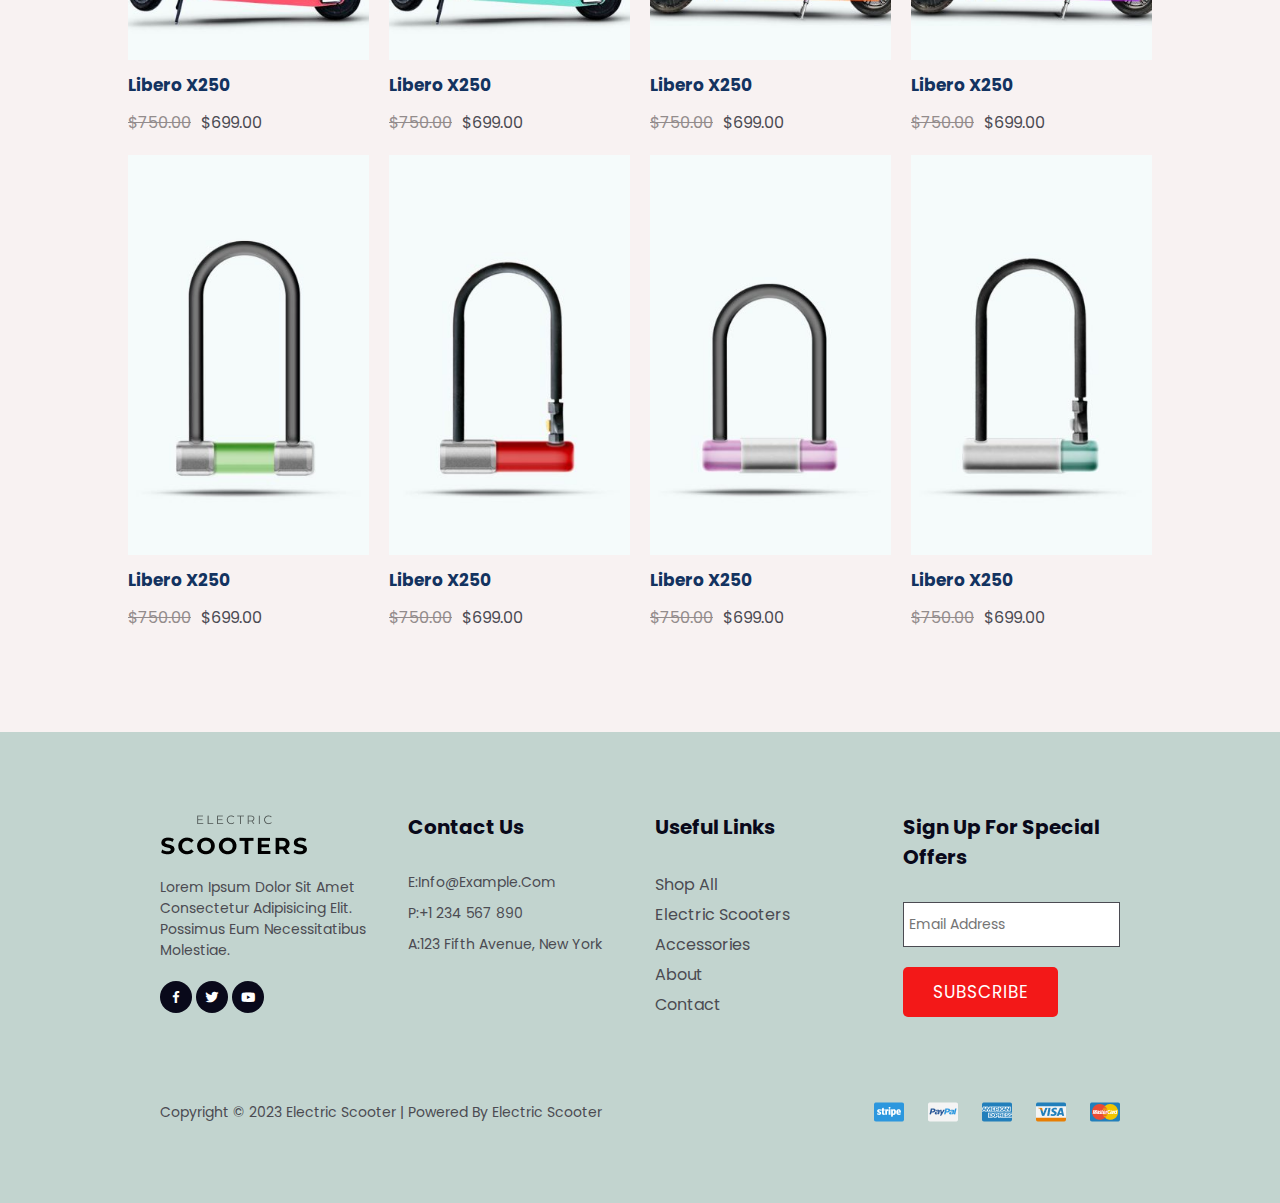
<file: shop.html>
<!DOCTYPE html>
<html lang="en">
<head>
    <meta charset="UTF-8">
    <meta name="viewport" content="width=device-width, initial-scale=1.0">

    <!---- title --------->
    <title>All Shop</title>

    <!---- cutomer css file --------->
    <link rel="stylesheet" href="style.css">

    <!---- boxicon cdn link --------->
    <link rel="stylesheet" href="https://unpkg.com/boxicons@latest/css/boxicons.min.css">

</head>
<body>

    <header class="top-header">
        <div class="header-one">
            <div class="navBar">
                <a href="shop.html">shop all</a>
                <a href="electric.html">electric scooter</a>
                <a href="accessories.html">accessories</a>
                <a href="about.html">about</a>
                <a href="#">contact</a>
                <i class="bx bx-x" id="closeBtn"></i>
            </div>
            <i class="bx bx-menu" id="menuBar"></i>
            <div class="logo">
                <a href="index.html">
                    <img src="images/logo/logo-regular.png" alt="">
                </a>    
            </div>
            <div class="others">
                <div class="inputBox">
                    <input type="search" placeholder="Search Product">
                    <i class='bx bx-chevron-right'></i>
                </div>
                <div class="user-links">
                    <i class='bx bxs-shopping-bag' ><sup>0</sup></i>
                    <i class='bx bxs-user' ></i>
                </div>
            </div>
        </div>
    </header>

    <!---- pricing products section start -->
    <section id="price">
        <div class="pages">
            <span><a href="#">Home</a>/Electric Scooters</span>
        </div>
        <div class="filter">
            <div class="col-1">
                <p>Showing all 12 results</p>
                <span><i class='bx bx-align-left' ></i>Filter</span>
            </div>
            <div class="col-1">
                <select name="" id="">
                    <option value="">Default sorting</option>
                    <option value="">Sort by popularity</option>
                    <option value="">Sort by average rating</option>
                    <option value="">Sort by latest</option>
                    <option value="">Sort by price:low to high</option>
                    <option value="">Sort by price:high to low</option>
                </select>
                <i class='bx bx-left-indent'></i>
            </div>
        </div>

        <!--- product resulting -->
        <div class="result">
            <div class="result-col">
                <div class="image">
                    <img src="images/All product/product-01.jpg" alt="">
                    <div class="card">
                        <i class="bx bxs-shopping-bag"></i>
                        <i class="bx bxs-happy-heart-eyes"></i>
                    </div>
                </div>
                <h5>Libero X250</h5>
                <p>$750.00</p>
            </div>
            <div class="result-col">
                <div class="image">
                    <img src="images/All product/product-02.jpg" alt="">
                    <div class="card">
                        <i class="bx bxs-shopping-bag"></i>
                        <i class="bx bxs-happy-heart-eyes"></i>
                    </div>
                </div>
                <h5>Libero X250</h5>
                <p><span>$750.00</span>$699.00</p>
            </div>
            <div class="result-col">
                <div class="image">
                    <img src="images/All product/product-03.jpg" alt="">
                    <div class="card">
                        <i class="bx bxs-shopping-bag"></i>
                        <i class="bx bxs-happy-heart-eyes"></i>
                    </div>
                </div>
                <h5>Libero X250</h5>
                <p><span>$750.00</span>$699.00</p>
            </div>
            <div class="result-col">
                <div class="image">
                    <img src="images/All product/product-04.jpg" alt="">
                    <div class="card">
                        <i class="bx bxs-shopping-bag"></i>
                        <i class="bx bxs-happy-heart-eyes"></i>
                    </div>
                </div>
                <h5>Libero X250</h5>
                 <p><span>$750.00</span>$699.00</p>
            </div>
            <div class="result-col">
                <div class="image">
                    <img src="images/All product/product-05.jpg" alt="">
                    <div class="card">
                        <i class="bx bxs-shopping-bag"></i>
                        <i class="bx bxs-happy-heart-eyes"></i>
                    </div>
                </div>
                <h5>Libero X250</h5>
                 <p><span>$750.00</span>$699.00</p>
            </div>
            <div class="result-col">
                <div class="image">
                    <img src="images/All product/product-06.jpg" alt="">
                    <div class="card">
                        <i class="bx bxs-shopping-bag"></i>
                        <i class="bx bxs-happy-heart-eyes"></i>
                    </div>
                </div>
                <h5>Libero X250</h5>
                 <p><span>$750.00</span>$699.00</p>
            </div>
            <div class="result-col">
                <div class="image">
                    <img src="images/All product/product-07.jpg" alt="">
                    <div class="card">
                        <i class="bx bxs-shopping-bag"></i>
                        <i class="bx bxs-happy-heart-eyes"></i>
                    </div>
                </div>
                <h5>Libero X250</h5>
                 <p><span>$750.00</span>$699.00</p>
            </div>
            <div class="result-col">
                <div class="image">
                    <img src="images/All product/product-08.jpg" alt="">
                    <div class="card">
                        <i class="bx bxs-shopping-bag"></i>
                        <i class="bx bxs-happy-heart-eyes"></i>
                    </div>
                </div>
                <h5>Libero X250</h5>
                 <p><span>$750.00</span>$699.00</p>
            </div>
            <div class="result-col">
                <div class="image">
                    <img src="images/All product/product-09.jpg" alt="">
                    <div class="card">
                        <i class="bx bxs-shopping-bag"></i>
                        <i class="bx bxs-happy-heart-eyes"></i>
                    </div>
                </div>
                <h5>Libero X250</h5>
                 <p><span>$750.00</span>$699.00</p>
            </div>
            <div class="result-col">
                <div class="image">
                    <img src="images/All product/product-10.jpg" alt="">
                    <div class="card">
                        <i class="bx bxs-shopping-bag"></i>
                        <i class="bx bxs-happy-heart-eyes"></i>
                    </div>
                </div>
                <h5>Libero X250</h5>
                 <p><span>$750.00</span>$699.00</p>
            </div>
            <div class="result-col">
                <div class="image">
                    <img src="images/All product/product-11.jpg" alt="">
                    <div class="card">
                        <i class="bx bxs-shopping-bag"></i>
                        <i class="bx bxs-happy-heart-eyes"></i>
                    </div>
                </div>
                <h5>Libero X250</h5>
                 <p><span>$750.00</span>$699.00</p>
            </div>
            <div class="result-col">
                <div class="image">
                    <img src="images/All product/product-12.jpg" alt="">
                    <div class="card">
                        <i class="bx bxs-shopping-bag"></i>
                        <i class="bx bxs-happy-heart-eyes"></i>
                    </div>
                </div>
                <h5>Libero X250</h5>
                 <p><span>$750.00</span>$699.00</p>
            </div>
            <div class="result-col">
                <div class="image">
                    <img src="images/All product/product-13.jpg" alt="">
                    <div class="card">
                        <i class="bx bxs-shopping-bag"></i>
                        <i class="bx bxs-happy-heart-eyes"></i>
                    </div>
                </div>
                <h5>Libero X250</h5>
                 <p><span>$750.00</span>$699.00</p>
            </div>
            <div class="result-col">
                <div class="image">
                    <img src="images/All product/product-14.jpg" alt="">
                    <div class="card">
                        <i class="bx bxs-shopping-bag"></i>
                        <i class="bx bxs-happy-heart-eyes"></i>
                    </div>
                </div>
                <h5>Libero X250</h5>
                 <p><span>$750.00</span>$699.00</p>
            </div>
            <div class="result-col">
                <div class="image">
                    <img src="images/All product/product-15.jpg" alt="">
                    <div class="card">
                        <i class="bx bxs-shopping-bag"></i>
                        <i class="bx bxs-happy-heart-eyes"></i>
                    </div>
                </div>
                <h5>Libero X250</h5>
                 <p><span>$750.00</span>$699.00</p>
            </div>
            <div class="result-col">
                <div class="image">
                    <img src="images/All product/product-16.jpg" alt="">
                    <div class="card">
                        <i class="bx bxs-shopping-bag"></i>
                        <i class="bx bxs-happy-heart-eyes"></i>
                    </div>
                </div>
                <h5>Libero X250</h5>
                 <p><span>$750.00</span>$699.00</p>
            </div>
        </div>


    </section>
    

    

    <!---- footer section start ---->
    <section class="footer">
        <div class="main-footer">
            <div class="footer-col">
                <img src="images/logo/logo-regular.png" alt="">
                <p class="text">Lorem ipsum dolor sit amet consectetur adipisicing elit. Possimus eum necessitatibus molestiae.</p>
                <div class="socialLinks">
                    <i class='bx bxl-facebook'></i>
                    <i class='bx bxl-twitter' ></i>
                    <i class='bx bxl-youtube' ></i>
                </div>
            </div>
            <div class="footer-col">
               <h4>contact us</h4>
               <div class="details">
                    <p>E:info@example.com</p>
                    <P>P:+1 234 567 890</P>
                    <p>A:123 fifth avenue, new york</p>
               </div>
            </div>
            <div class="footer-col">
                <h4>useful links</h4>
                <div class="details">
                    <a href="#">shop all</a>
                    <a href="#">electric scooters</a>
                    <a href="#">accessories</a>
                    <a href="#">about</a>
                    <a href="#">contact</a>
                </div>
            </div>
            <div class="footer-col">
                <h4>sign up for special offers</h4>
                <div class="details">
                    <input type="text" placeholder="email address">
                    <button class="btn">subscribe</button>
                </div>
            </div>
        </div>
        <div class="footer-bottom">
            <span>Copyright © 2023 Electric Scooter | Powered by Electric Scooter</span>
            <img src="images/logo/payment-icons.png" alt="">
        </div>
    </section>


    <script src="script.js"></script>
    
</body>
</html>
</file>
<file: style.css>
@import url('https://fonts.googleapis.com/css2?family=Poppins:ital,wght@0,100;0,200;0,300;0,400;0,500;0,700;0,800;0,900;1,500;1,600;1,800;1,900&display=swap');

*{
    margin: 0;
    padding: 0;
    box-sizing: border-box;
    border: none;
    outline: none;
    text-decoration: none;
    text-transform: capitalize;
    font-family: 'Poppins', sans-serif;
}

.top-header .header-one{
    width: 100%;
    position: fixed;
    top: 0;
    left: 0;
    display: flex;
    align-items: center;
    justify-content: space-between;
    padding: 20px 60px;
    background: #f8f2f2;
    overflow: hidden; /*--- change overflow and z-index ---*/
    z-index: 1000;
}

.top-header .header-one .logo img{
    width: 150px;
    cursor: pointer;
    border: 1px dashed #f31818;
    padding: 8px;
}

.top-header .header-one .others{
    display: flex;
    align-items: center;
    justify-content: center;
    gap: 40px;
}

.top-header .header-one .navBar{
    position: relative;
    overflow: hidden;
}

.top-header .header-one .navBar a{
    display: inline-block;
    color: #09091a;
    font-weight: 500;
    margin-right: 12px;
    transition: 0.4s;
}

.top-header .header-one .navBar a:hover{
    color: #f31818;
}

.top-header .header-one .others .inputBox{
    display: flex;
    align-items: center;
    gap: 6px;
}

.top-header .header-one .others .inputBox input{
    width: 190px;
    border: 1px solid #09091a;
    padding:5px 4px;
    font-size: 17px;
}

.top-header .header-one .others .bx-chevron-right{
    width: 40px;
    height: 40px;
    line-height: 40px;
    text-align: center;
    font-size: 20px;
    color: #fff;
    background: #f31818;
    border-radius: 5px;
    cursor: pointer;
    transition: 0.4s;
}

.top-header .header-one .others .bx-chevron-right:hover{
    background: #09091a;
}

.top-header .header-one .others .user-links{
    display: flex;
    align-items: center;
    gap:8px;
}

.top-header .header-one .others .user-links i.bxs-shopping-bag{
    color: #f31818;
    font-size: 20px;
    cursor: pointer;
}

.top-header .header-one .others .user-links i.bxs-shopping-bag sup{
    background: #f31818;
    color: #fff;
    padding: 0 4px;
    border-radius: 50px;
    font-size: 12px;
}

.top-header .header-one .others .user-links i.bxs-user{
    color: #09091a;
    font-size: 20px;
}

/*===========  home section start ==========*/
.home .main-home{
    display: flex;
    flex-wrap: wrap;
    justify-content: center;
    align-items: center;
    gap: 20px;
    width: 100%;
    height: 100vh;
    padding:80px 100px;
    background: #f8f2f2;
}

.home .main-home .col-1{
    flex: 1 1 15rem;
}

.home .main-home .col-2{
    flex: 1 1 30rem;
}

.home .main-home .col-3{
    flex: 1 1 10rem;
}

.home .main-home .col-1 h1{
    font-size: 55px;
    color: #09091a;
}

.home .main-home .col-1 h4{
    padding-bottom: 30px;
    font-size: 24px;
    color: #4b4b52;
}

.home .main-home .col-1 p{
    color: #09091a;
    font-weight: 600;
    font-size: 18px;
    padding-bottom: 20px;
}

.home .main-home .col-1 .vectors{
    display: grid;
    grid-template-columns: 1fr 1fr 1fr;
    gap: 20px;
    align-items: center;
    justify-content: center;
}

.home .main-home .col-1 .vectors .vect-1{
    width: 80px;
    text-align: center;
    border: 1px solid #09091a;
    padding: 12px 0;
    border-radius: 10px;
}

.home .main-home .col-1 .vectors .vect-1 h5{
    font-size: 20px;
    font-weight: 700;
    color: #09091a;
}

.home .main-home .col-1 .vectors .vect-1 span{
    text-transform: uppercase;
    color: #4b4b52;
}

.home .main-home .col-1 .price{
    display: flex;
    align-items: center;
    gap: 20px;
    margin-top: 100px;
}

.home .main-home .col-1 .price span{
    color: #4b4b52;
}

.home .main-home .col-1 .price button{
    background: #f31818;
    color: #fff;
    padding: 12px 30px;
    font-size: 18px;
    border-radius: 10px;
    cursor: pointer;
    transition: 0.4s;
}

.home .main-home .col-1 .price button:hover{
    background: #09091a;
}

.home .main-home .col-2 img{
    width: 100%;
    height: 35rem;
    margin-top: 60px;
}

.home .main-home .col-3 h4{
    font-size: 18px;
    color: #09091a;
    padding-bottom: 20px;
}

.home .main-home .col-3 p{
    color: #4b4b52;
    text-align: justify;
    padding-bottom: 35px;
}

.home .main-home .col-3 span{
    font-size: 18px;
    color: #4b4b52;
    font-weight: 600;
    text-transform: uppercase;
}

.home .main-home .col-3 i{
    display: inline-block;
    margin-top: 8px;
    margin-right: 10px;
    font-size: 24px;
    background: #09091a;
    color: #fff;
    padding: 10px;
    border-radius: 50%;
    cursor: pointer;
}

.home .main-home .col-3 i:hover{
    background: #f31818;
}

#menuBar{
    font-size: 38px;
    cursor: pointer;
    color: #4b4b52;
    display: none;
}

#closeBtn{
    display: none;
}

/*======= media query =====*/
@media(max-width:1200px){
    .home .main-home{
        height: auto;
    }
}

@media(max-width:1120px){
    .top-header .header-one .navBar{
        position: fixed;
        top: 0;
        left: 0;
        width:0;
        height: 100vh;
        background: #f8f2f2;
        padding-top: 60px;
        overflow: hidden;
        z-index: 1000;
        transition: 0.4s ease;
    }

    .top-header .header-one .navBar.active{
        width: 100%;
    }

    .top-header .header-one .navBar a{
        display: block;
        margin-bottom: 20px;
        margin-left: 30px;
    }
    
    #menuBar{
        display: block;
    }

    #closeBtn{
        display: block;
        position: absolute;
        top: 20px;
        right: 20px;
        background: #4b4b52;
        color: #f8f2f2;
        font-size: 40px;
    }

    .top-header .header-one .others .inputBox{
        display: none;
    }

    .home .main-home .col-1 h1{
        font-size: 45px;
        color: #09091a;
    }

}

@media(max-width:980px){
    .home .main-home{
        padding: 150px 100px 50px;
    }

    .home .main-home .col-1 .price{
        margin-top: 40px;
    }

    .home .main-home .col-2 img{
        width: 100%;
        height: 25rem;
     }
}

@media(max-width:719px){
    .home .main-home{
        padding: 120px 60px 50px;
    }
   
    .home .main-home .col-2 img{
       display: none;
    }

    .home .main-home .col-3 p{
        padding-bottom: 15px;
        font-size: 14px;
    }

    .home .main-home .col-1 .vectors .vect-1{
        padding: 2px 0;
    }
    
    .home .main-home .col-1 .vectors .vect-1 h5{
        font-size: 12px;
    }

    .home .main-home .col-1 .vectors .vect-1 span{
        font-size: 14px;
    }

    .home .main-home .col-1 h4{
        padding-bottom: 15px;
    }
    
}

@media(max-width:440px){
    .home .main-home{
        padding: 120px 20px 50px;
    }

    .top-header .header-one{
        padding: 20px 20px;
    }

    .home .main-home .col-1 h1{
        font-size: 30px;
    }
    
    .home .main-home .col-1 h4{
        font-size: 18px;
    }

    .home .main-home .col-1 .price button{
        padding: 8px 20px;
        font-size: 16px;
    }
}

/*====  product section start ====*/
.product .main-product{
    display: grid;
    grid-template-columns: 1fr 1fr 1fr 1fr;
    gap: 20px;
    padding: 40px 20px;
}

.product .main-product .product-col{
    position: relative;
    width: 100%;
    height: 100%;
}

.product .main-product .product-col .image{
    width: 100%;
    height: 25rem;
    position: relative;
}

.product .main-product .product-col .image img{
    width: 100%;
    height: 100%;
    object-fit: cover;
    cursor: pointer;
    background-size: cover;
}

.main-product .product-col .image .sale{
    width: 100%;
    position: absolute;
    top: 10px;
    padding: 0 20px;
    display: flex;
    align-items: center;
    justify-content: space-between;
    font-size: 14px;
    color: #938c8c;
}

.main-product .product-col .image .sale span{
    background: #fff;
    padding: 4px 18px;
    border-radius: 40px;
    box-shadow: 0 0 5px rgba(0, 0, 0, 0.4),
    inset 0 0 1px rgba(0, 0, 0, 0.4);
}

.main-product .product-col .image .sale .add_cart i{
    /*display: block;*/
    margin-top: 8px;
    padding: 5px;
    font-size: 18px;
    padding: #fff;
    box-shadow: 0 0 5px rgba(0, 0, 0, 0.4),
    inset 0 0 1px rgba(0, 0, 0, 0.4);
    border-radius: 50%;
    display: flex;
    cursor: pointer;
    display: none;
}

.main-product .product-col .image:hover .sale .add_cart i{
    display: block;
}

.main-product .product-col .price .stars i{
    color: #938c8c;
    font-size: 16px;
    padding-top: 4px;
}

.main-product .product-col .price h3{
    color: #4b4b52;
    font-size: 17px;
}

.main-product .product-col .price p{
    color: #4b4b52;
    font-size: 14px;
}

.main-product .product-col .price p span{
    color: #938c8c;
    text-decoration: line-through;
    padding-right: 5px;
}

@media(max-width:991px){
    .product .main-product{
        grid-template-columns: 1fr 1fr 1fr;
    }
}

@media(max-width:991px){
    .product .main-product{
        grid-template-columns: 1fr 1fr;
    }
}


@media(max-width:550px){
    .product .main-product{
        grid-template-columns: 1fr;
    }

    .product .main-product .product-col .image{
        height: 35rem;
    }
}

/*====== about section start =====*/
.about .about-header{
    display: flex;
    flex-direction: column;
    justify-content: center;
    align-items: center;
    text-align: center;
    padding-top:120px;
    padding-bottom: 60px;
}

.about .about-header h4{
    color: #4b4b52;
    font-weight: 500;
    padding-bottom: 16px;
}

.about .about-header h2{
    font-size: 42px;
    color: #4b4b52;
    line-height: 56px;
    padding-bottom: 30px;
}

.about .about-header p{
    color: #938c8c;
}

.about .main-about{
    position: relative;
    width: 100%;
    height: 120vh;
    background:url("./images/about us/bg-2.jpg");
    background-position: center;
    background-size: cover;
    background-repeat: no-repeat;
    background-attachment: fixed;
}

.about .main-about .container{
    position: absolute;
    bottom: -80px;
    left: 60px;
    background: #c2d4cf;
    padding: 40px 60px;
    display: flex;
    flex-direction: column;
    align-items: center;
    justify-content: center;
    text-align: center;
}

.about .main-about .container span{
    color: #4b4b52;
    padding-bottom: 20px;
}

.about .main-about .container h4{
    color: #09091a;
    font-weight: 600;
    font-size: 20px;
}

.about .main-about .container p {
    color: #f31818;
}

@media(max-width:1150px){
    .about .about-header p{
        color: #938c8c;
        padding: 0 60px;
    }
}

@media(max-width:660px){
    .about .about-header h2{
        font-size: 27px;
    }
        
    .about .main-about .container{
        left: 20px;
        padding: 40px 20px;
    }
}

@media(max-width:480px){
    .about .about-header h2{
        font-size: 20px;
        line-height: 24px;
    }

    .about .main-about .container img{
        width: 100%;
        height: 17rem;
    }
}

/* ===== shop section start ===== */
.shop .main-shop{
    width: 100%;
    display: flex;
    flex-wrap: wrap;
    gap: 20px;
    align-items: center;
    justify-content: center;
    padding: 120px 160px;
    background: #ede2f2;
}

.shop .main-shop .shop-col{
    flex: 1 1 20rem;
}

.shop .main-shop .shop-col h2{
    color: #4b4b52;
    font-size: 42px;
    padding-bottom: 20px;
}

.shop .main-shop .shop-col p{
    color: #938c8c;
    padding-bottom: 30px;
}

.shop .main-shop .shop-col .shop-btn{
    background: #f31818;
    padding: 12px 30px;
    color: #fff;
    cursor: pointer;
    letter-spacing: 1px;
    text-transform: uppercase;
    font-size: 18px;
    border-radius: 5px;
}

.shop .main-shop .shop-col .shop-btn:hover{
    background-color: #09091a;
}

.shop .main-shop .shop-col img{
    width: 100%;
    height: 100%;
}

@media(max-width:1150px){
    .shop .main-shop{
        padding: 120px 20px;
    }
}

@media(max-width:480px){
    
    .shop .main-shop .shop-col h2{
        color: #4b4b52;
        font-size: 27px;
        padding-bottom: 20px;
    }
}

/*===== choose section start  =====*/
.choose-us{
    padding:80px 160px;
}

.choose-us .choose-header{
    display: flex;
    flex-direction: column;
    justify-content: center;
    align-items: center;
    text-align: center;
}

.choose-us .choose-header h2{
    font-size: 42px;
    color: #09091a;
    padding-bottom: 14px;
}

.choose-us .choose-header p{
    color: #4b4b52;
    font-size: 14px;
}

.choose-us .main-choose{
    display: grid;
    grid-template-columns: 1fr 1fr 1fr;
    align-items: center;
    gap: 30px;
    padding: 40px 0;
}

.choose-us .main-choose .choose-col{
    display: flex;
    flex-direction: column;
    justify-content: center;
    align-items: center;
    text-align: center; 
    padding: 30px 20px;
}

.choose-us .main-choose .choose-col i{
    background: #f31818;
    color: #fff;
    padding: 12px;
    font-size: 24px;
    border-radius: 50%;
    margin-bottom: 20px;
}

.choose-us .main-choose .choose-col h4{
    font-size: 22px;
    color: #4b4b52;
}

.choose-us .main-choose .choose-col p{
    color: #4b4b52;
    font-size: 14px;
}

@media(max-width:1150px){
    .choose-us{
        padding:80px 80px;
    }  
}

@media(max-width:991px){
    .choose-us{
        padding:80px 20px;
    }
}

@media(max-width:768px){
    .choose-us .main-choose{
        grid-template-columns: 1fr;
    }
}

@media(max-width:450px){
   
.choose-us .choose-header h2{
    font-size: 24px;
}

}

/*==== silver section start =====*/
.silver{
    width: 100%;
    min-height: 100vh;
    background-image: url(./images/sliverpath/bg-1.jpg);
    background-repeat: no-repeat;
    background-size: cover;
    background-attachment: fixed;
    display: flex;
    align-items: center;
    justify-content: flex-end;
    padding: 0 120px;
}

.silver .container{
    max-width:550px;
    width: 100%;
    padding: 80px 40px;
    background: #fff;
}

.silver .container span{
    color: #938c8c;
}

.silver .container h2{
    color: #09091a;
    font-size: 42px;
    padding-bottom: 10px;
}

.silver .container p{
    color: #4b4b52;
    font-size: 14px;
    padding-bottom: 30px;
}

.silver .container .silverBtn{
    background: #f31818;
    padding: 8px 20px;
    font-size: 18px;
    color: #fff;
    border-radius: 5px;
    letter-spacing: 1px;
    text-transform: uppercase;
    cursor: pointer;
}

.silver .container .silverBtn:hover{
    background: #09091a;
}

@media(max-width:991px){
    .silver .container{
        max-width:100%;
    }
}

@media(max-width:768px){
    .silver{
        padding: 0 40px;
    }
   
}

@media(max-width:768px){
    .silver{
        padding: 0 20px;
    }
}

@media(max-width:450px){
    .silver .container h2{
        font-size: 24px;
    }
}

/*==== footer section start =====*/
.footer {
    width: 100%;
    background: #c2d4cf;
    padding: 80px 160px;
}

.footer .main-footer{
    display: grid;
    grid-template-columns: 1fr 1fr 1fr 1fr;
    gap:30px;
}

.footer .main-footer .footer-col p.text{
    padding-top: 10px;
    padding-bottom: 20px;
    color: #4b4b52;
    font-size: 14px;
}

.footer .main-footer .footer-col i{
    color: #fff;
    background: #09091a;
    padding: 8px;
    border-radius: 50%;
    cursor: pointer;
    transition: 0.5s;
}

.footer .main-footer .footer-col i:hover{
    background: #f31818;
}

.footer .main-footer .footer-col h4{
    font-size: 20px;
    padding-bottom: 30px;
    color: #09091a;
}

.footer .main-footer .footer-col p{
    color: #4b4b52;
    padding-bottom: 10px;
    font-size: 14px;
}

.footer .main-footer .footer-col a{
    display: block;
    color: #4b4b52;
    margin-bottom: 5px;
    transition: 0.5s;
}

.footer .main-footer .footer-col a:hover{
    color: #f31818;
}

.footer .main-footer .footer-col input{
    width: 100%;
    height: 45px;
    padding: 5px;
    color: #4b4b52;
    border: 1px solid #4b4b52;
    font-size: 14px;
}

.footer .main-footer .footer-col .btn{
    margin-top: 20px;
    background: #f31818;
    color: #fff;
    padding: 12px 30px;
    font-size: 17px;
    letter-spacing: 1px;
    text-transform: uppercase;
    border-radius: 5px;
    cursor: pointer;
    transition: 0.5s;
}

.footer .main-footer .footer-col .btn:hover{
    background-color: #09091a;
}

.footer .footer-bottom{
    padding-top: 80px;
    display: flex;
    flex-wrap: wrap;
    align-items: center;
    justify-content: space-between;
    text-align: center;
}

.footer .footer-bottom span{
    color: #4b4b52;
    font-size: 14px;
}

@media(max-width:991px){
    .footer {
        padding: 80px 80px;
    }

    .footer .main-footer{
        grid-template-columns: 1fr 1fr;
    }
}

@media(max-width:768px){
    .footer {
        padding: 80px 40px;
    }

    .footer .footer-bottom{
        justify-content: center;
    }

    .footer .footer-bottom img{
        padding-top: 30px;
    }
}

@media(max-width:550px){
    .footer {
        padding: 80px 20px;
    }

    .footer .main-footer{
        grid-template-columns: 1fr;
    }
}

/*==== pricing products section start ====*/
#price{
    width: 100%;
    padding-top: 12%;
    padding-left: 10%;
    padding-right: 10%;
    padding-bottom: 8%;
    background: #f8f2f2;
}

#price .pages span,
#price .pages span a{
    color: #133360;
    font-size: 14px;
}

#price .filter{
    padding: 20px 0;
    display: flex;
    flex-wrap: wrap;
    align-items: center;
    justify-content: space-between;
}

#price .filter .col-1{
    display: flex;
    align-items: center;
    gap: 20px;
}

.filter .col-1 p,
.filter .col-1 span,
.filter .col-1 i{
    color: #133360;
    font-size: 14px;
}

.filter .col-1 span i{
    padding-right: 5px;
}

/*==== product resulting ====*/
.result{
    display: grid;
    grid-template-columns: 1fr 1fr 1fr 1fr;
    gap: 20px;
    padding-top: 30px;
    overflow: hidden;
}

.result .result-col .image{
    width: 100%;
    height: 25rem;
    overflow: hidden;
    position: relative;
}

.result .result-col .image img{
    width: 100%;
    height: 100%;
    object-fit: cover;
    cursor: pointer;
    transition: 0.5s;
}

.result .result-col .image:hover img{
    transform: scale(1.05);
}

.result .result-col h5{
    color: #133360;
    font-size: 17px;
    padding: 12px 0;
}

.result .result-col p{
    color: #4b4b52;
}

.result .result-col p span{
    padding-right: 10px;
    color: #938c8c;
    text-decoration: line-through;
}

.result .result-col .image .card{
    position: absolute;
    top: 5px;
    right: 5px;
    overflow: hidden;
    z-index: 111;
}

.result .result-col .image .card i{
    display: block;
    padding: 6px;
    margin-bottom: 10px;
    color: #938c8c;
    border: 2px solid #938c8c;
    border-radius: 50%;
    cursor: pointer;
    display: none;
}

.result .result-col .image:hover .card i{
    display: block;
}

@media(max-width:1250px){
    #price{
        padding-top: 12%;
        padding-left: 2%;
        padding-right: 2%;
    }
}

@media(max-width:1050px){
    #price{
        padding-top: 16%;
    }

    .result{
        grid-template-columns: 1fr 1fr 1fr;
    }
}

@media(max-width:768px){
    #price{
        padding-top: 24%;
    }

    .result{
        grid-template-columns: 1fr 1fr;
    }
}

@media(max-width:480px){
    #price{
        padding-top: 36%;
    }

    .result{
        grid-template-columns: 1fr;
    }
}

/*==== about section start ====*/
.about .about-header{
    display: flex;
    flex-direction: column;
    align-items: center;
    justify-content: center;
    text-align: center;
    padding-top: 14%;
}

.about .about-header h2{
    color: #133360;
    font-size: 48px;
}

.about .about-header p{
    color: #09091a;
    font-size: 28px;
    font-weight: 600;
}

.about .row{
    display: flex;
    flex-wrap: wrap;
    align-items: center;
    justify-content: center;
    gap: 20px;
    padding: 2% 10% 5%;
}

.about .row .col-1{
    flex: 1 1 20rem;
}

.about .row .col-1 img{
    width: 100%;
    height: 35rem;
}

.about .row .col-1 h5{
    text-transform: uppercase;
    color: #4b4b52;
}

.about .row .col-1 h3{
    color: #133360;
    font-size: 34px;
    padding-bottom: 20px;
}

.about .row .col-1 p{
    color: #133360;
    padding-bottom: 20px;
}

.about .client-header{
    display: flex;
    flex-direction: column;
    align-items: center;
    justify-content: center;
    text-align: center;
}

.about .client-header h5{
    text-transform: uppercase;
    color: #4b4b52;
    padding-bottom: 20px;
}

.about .client-header h2{
    font-size: 42px;
    color: #133360;
    padding-bottom: 20px;
}

.about .client-header p{
    padding: 0 14% 20px;
}

@media(max-width:768px){
    .about .about-header{
        padding-top: 24%;
    }

    .about .client-header h2{
        font-size: 27px;
    }
}

@media(max-width:550px){
    .about .about-header{
        padding-top: 36%;
    }

    .about .client-header h2{
        font-size: 32px;
    }

    .about .about-header p{
        font-size: 22px;
    }

    .about .client-header p{
        padding: 0 4% 20px;
    }

    .about .row{
        padding: 2% 4% 5%;
    }

    .about .row .col-1 img{
        width: 100%;
        height: 25rem;
    }
}


@media(max-width:400px){
    .about .about-header{
        padding-top: 48%;
    }

    .about .about-header h2{
        font-size: 27px;
    }

    .about .about-header p{
        font-size: 17px;
    }

    .about .row .col-1 h3{
        font-size: 24px;
    }

    .about .row .col-1 img{
        width: 100%;
        height: 25rem;
    }

    .about .client-header h2{
        font-size: 22px;
    }
}
</file>
